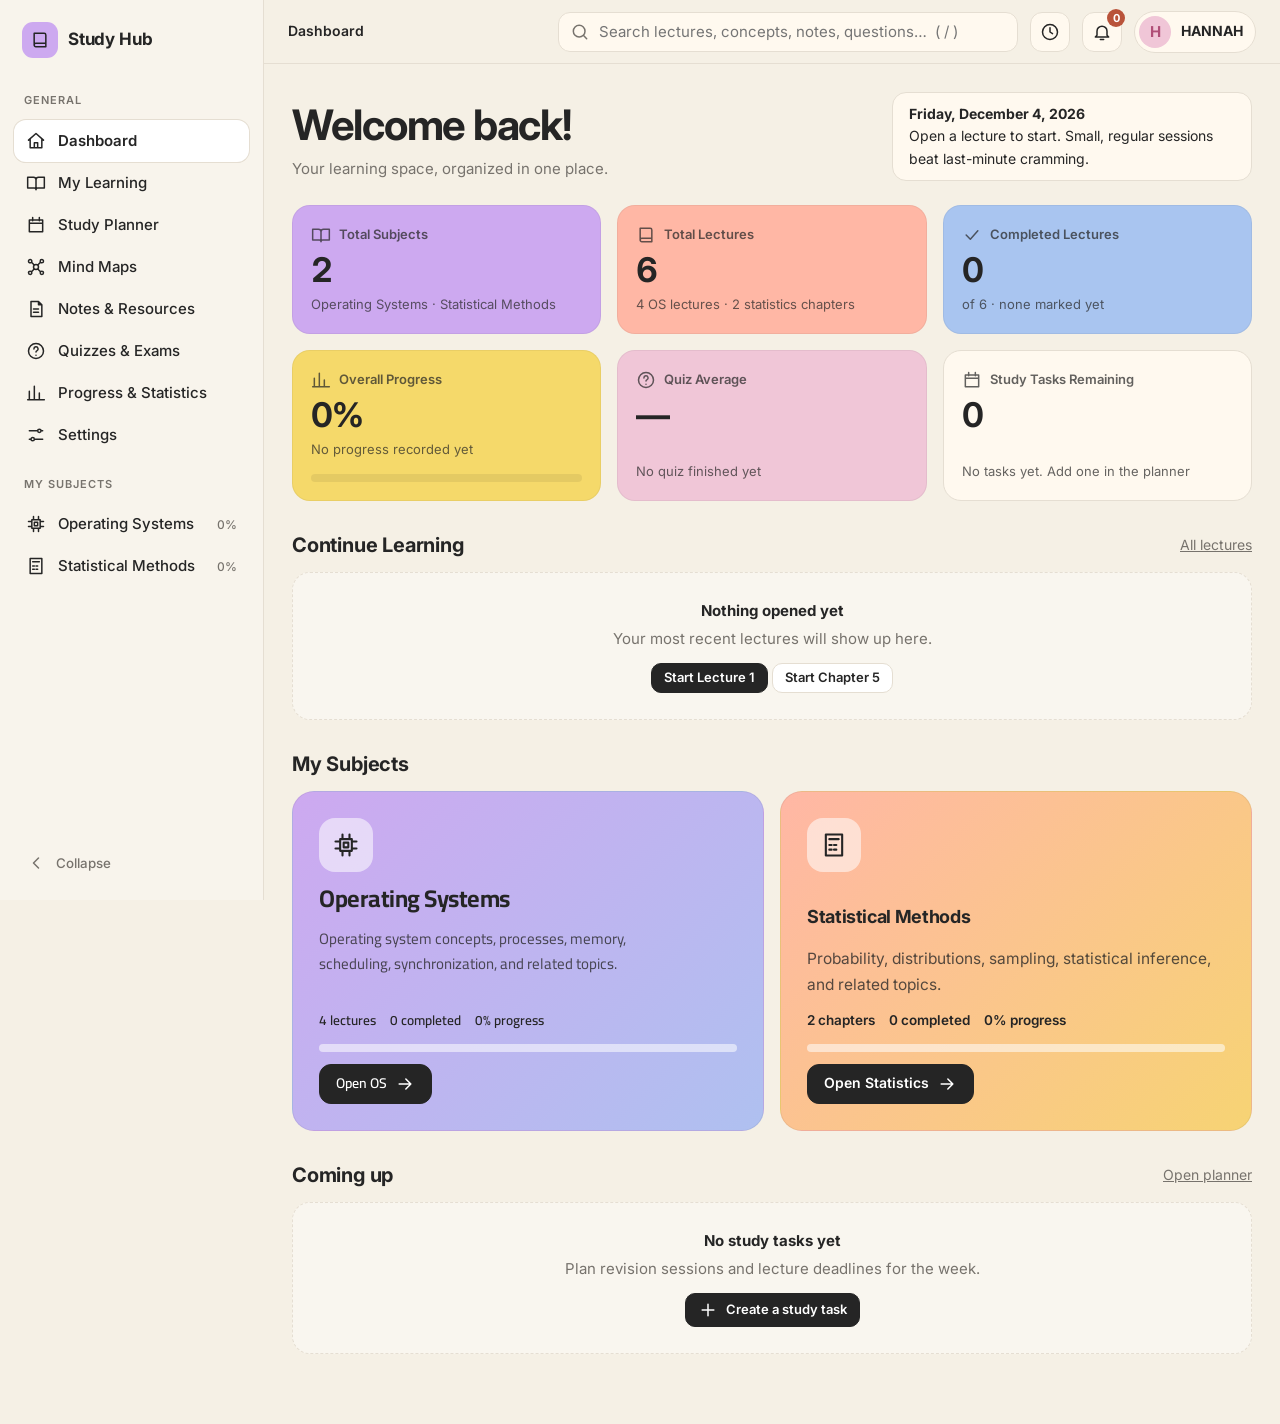
<file: index.html>
<!DOCTYPE html>
<html lang="en">
<head>
<meta charset="utf-8">
<meta name="viewport" content="width=device-width,initial-scale=1">
<title>Study Hub</title>
<meta name="description" content="One place for Operating Systems and Statistical Methods: lectures, mind maps, quizzes, notes, planner and progress.">
<link rel="preconnect" href="https://fonts.googleapis.com">
<link rel="preconnect" href="https://fonts.gstatic.com" crossorigin>
<link href="https://fonts.googleapis.com/css2?family=Inter:wght@400;500;600;700&family=Cairo:wght@400;600;800&family=Kalam:wght@400;700&display=swap" rel="stylesheet">
<link rel="stylesheet" href="hub.css">
<link rel="stylesheet" href="os.css">
<link rel="stylesheet" href="stats.css">
<link rel="stylesheet" href="mindmap.css">
</head>
<body>
<div class="app" id="app">
  <aside class="side" id="side" aria-label="Main navigation"></aside>
  <div class="scrim" id="scrim"></div>
  <div class="main">
    <header class="top">
      <button class="iconbtn burger" id="burger" aria-label="Open menu"><svg class="i" viewBox="0 0 24 24" aria-hidden="true"><path d="M4 6h16M4 12h16M4 18h16"/></svg></button>
      <nav class="crumbs" id="crumbs" aria-label="Breadcrumb"></nav>
      <div class="gsearch">
        <svg class="i" viewBox="0 0 24 24" aria-hidden="true"><path d="M11 11m-7 0a7 7 0 1 0 14 0a7 7 0 1 0-14 0M20 20l-4-4"/></svg>
        <input id="gq" type="search" placeholder="Search lectures, concepts, notes, questions…  ( / )" aria-label="Search everything" autocomplete="off">
        <div class="pop" id="popSearch" hidden></div>
      </div>
      <div style="position:relative">
        <button class="iconbtn" id="btnRecent" aria-label="Recently studied" title="Recently studied"><svg class="i" viewBox="0 0 24 24" aria-hidden="true"><path d="M12 12m-9 0a9 9 0 1 0 18 0a9 9 0 1 0-18 0M12 7v5l3 2"/></svg></button>
        <div class="pop" id="popRecent" hidden></div>
      </div>
      <div style="position:relative">
        <button class="iconbtn" id="btnBell" aria-label="Reminders" title="Reminders"><svg class="i" viewBox="0 0 24 24" aria-hidden="true"><path d="M6 16V11a6 6 0 0 1 12 0v5l2 2H4zM10 21h4"/></svg><span class="badge-dot" id="bellN" hidden></span></button>
        <div class="pop" id="popBell" hidden></div>
      </div>
      <a class="profile" href="#/settings" aria-label="Profile and settings"><span class="av" id="profAv">H</span><b id="profName">HANNAH</b></a>
    </header>

    <main class="view" id="view">
      <div id="v-hub"></div>

      <div id="v-os" hidden>
        <div id="os-head"></div>
        <div class="os" id="os-main"></div>
        <div id="os-foot"></div>
      </div>

      <div id="v-sx" hidden>
        <div id="sx-head"></div>
        <div class="sx" id="sx-body">
<div id="ch6">

<nav>
  <a href="#/stats/chapter/6/s1">1 Big idea</a><a href="#/stats/chapter/6/s2">2 X̄ &amp; CLT</a><a href="#/stats/chapter/6/s3">3 χ²</a><a href="#/stats/chapter/6/s4">4 t</a><a href="#/stats/chapter/6/s5">5 F</a>
  <a href="#/stats/chapter/6/s6">6 Family tree</a><a href="#/stats/chapter/6/s7">7 Toolkit</a><a href="#/stats/chapter/6/s8">8 MCQ Quiz</a><a href="#/stats/chapter/6/s9">9 Practice</a><a href="#/stats/chapter/6/s10">10 Exercises</a><a href="#/stats/chapter/6/s11">11 Cheat sheet</a>
</nav>

<!-- 1 -->
<section id="s1">
  <h2><span class="n">1</span>The big idea</h2>
  <div class="card">
    <p><b>Think of tasting soup.</b> You can't drink the whole pot, so you take one spoonful (the <b>sample</b>) to judge the whole pot (the <b>population</b>). Every spoonful tastes a little different. So any number you compute from a sample, like the mean X̄, <b>changes from sample to sample</b>.</p>
    <p>That means a statistic is itself a <b>random variable</b>, and its distribution is called a <b>sampling distribution</b>.</p>
    <div class="note ar">💡 بالعربي: الـ statistic (زي X̄) بيتغير من عينة لعينة، فليه distribution. الفصل ده بيقولك شكل الـ distribution ده إيه.</div>
  </div>
  <div class="card">
    <table>
      <tr><th>Term</th><th>Plain meaning</th></tr>
      <tr><td>Population</td><td>Everything you want to learn about</td></tr>
      <tr><td>Parameter</td><td>A fixed, unknown number of the population (μ, σ²)</td></tr>
      <tr><td>Random sample</td><td>X₁,…,Xₙ independent, from the same distribution</td></tr>
      <tr><td>Statistic</td><td>A number computed from the sample, with no unknown parameter (X̄, S²)</td></tr>
    </table>
  </div>
  <div class="box">The chapter has only <b>4 results</b>:<br>
  X̄ → <b>Normal</b> &nbsp;|&nbsp; (n−1)S²/σ² → <b>χ²</b> &nbsp;|&nbsp; (X̄−μ)/(S/√n) → <b>t</b> &nbsp;|&nbsp; ratio of variances → <b>F</b></div>
</section>

<!-- 2 -->
<section id="s2">
  <h2><span class="n">2</span>The sample mean X̄ and the CLT</h2>
  <div class="card">
    <p><b>Intuition:</b> one person's weight is noisy, but the average of 100 people is very stable. More data → less spread.</p>
    <div class="box">E(X̄) = μ &nbsp;&nbsp; Var(X̄) = σ²/n &nbsp;&nbsp; sd(X̄) = σ/√n<br>
    Z = (X̄ − μ)/(σ/√n) ~ N(0,1)</div>
    <ul>
      <li><b>Normal population:</b> X̄ is exactly normal for any n (Theorem 6.1).</li>
      <li><b>Any population, n ≥ 30:</b> X̄ is approximately normal (Central Limit Theorem).</li>
      <li><b>σ unknown and n large:</b> use S instead of σ.</li>
      <li><b>Two samples:</b> Var(X̄₁ − X̄₂) = σ₁²/n₁ + σ₂²/n₂. Variances always <b>add</b>.</li>
    </ul>
    <div class="note ar">💡 بالعربي: الـ σ/√n جاية من Chapter 5: Var(ΣXᵢ/n) = nσ²/n² = σ²/n.</div>
  </div>

  <h3>Try it: watch the CLT happen</h3>
  <div class="card">
    <div class="ctl">
      <label>Population <select id="popSel"><option value="normal">Normal</option><option value="unif">Uniform</option><option value="exp">Exponential (skewed)</option><option value="bimodal">Bimodal</option></select></label>
      <label>Sample size n = <b id="nVal">5</b> <input type="range" id="nSl" min="1" max="100" value="5"></label>
    </div>
    <div class="ctl"><button id="b1">Take 1 sample</button><button id="b1000">Take 1000 samples</button><button class="ghost" id="bReset">Reset</button></div>
    <div class="grid2">
      <div><div class="crumb">Population</div><canvas id="cvPop"></canvas></div>
      <div><div class="crumb">Histogram of sample means (orange = N(μ, σ²/n))</div><canvas id="cvMeans"></canvas></div>
    </div>
    <div class="out" id="cltOut"></div>
    <div class="note">Try: Exponential, n = 1, then n = 5, 30, 100. The bars become a narrow bell curve even though the population is skewed.</div>
  </div>

  <div class="card">
    <b>Example 6.1.</b> μ = 900, σ = 50, n = 64. Find P(895 &lt; X̄ &lt; 910).
    <div class="out" style="font-size:16px">sd(X̄) = 50/√64 = 6.25<br>
    z₁ = (895−900)/6.25 = −0.8,  z₂ = (910−900)/6.25 = 1.6<br>
    P = Φ(1.6) − Φ(−0.8) = 0.9452 − 0.2119 = <b>0.733</b></div>
    <p style="margin-top:12px"><b>Example 6.2.</b> A: μ=1400, σ=200. B: μ=1200, σ=100. n = 125 each. Find P(X̄<sub>A</sub> − X̄<sub>B</sub> ≥ 160).</p>
    <div class="out" style="font-size:16px">mean = 200, sd = √(200²/125 + 100²/125) = √400 = 20<br>
    z = (160−200)/20 = −2 → P(Z ≥ −2) = <b>0.977</b></div>
  </div>
</section>

<!-- 3 -->
<section id="s3">
  <h2><span class="n">3</span>Chi-squared χ²(ν)</h2>
  <div class="card">
    <p><b>Intuition:</b> take ν standard normals, square each (so signs don't cancel), and add them. You get a "total squared error". It is always positive and skewed right.</p>
    <div class="box">U = Z₁² + … + Z<sub>ν</sub>² ~ χ²(ν) &nbsp;&nbsp; Mean = ν, Variance = 2ν<br>
    Independent χ²'s add: χ²(a) + χ²(b) = χ²(a+b)</div>
    <p><b>The key result (Theorem 6.4):</b> for a normal sample,</p>
    <div class="box">(n−1)S²/σ² ~ χ²(n−1) &nbsp; and X̄, S² are independent</div>
    <p><b>Why n−1, not n?</b> We used X̄ instead of the true μ, which costs one degree of freedom. Also: E(S²) = σ² and Var(S²) = 2σ⁴/(n−1).</p>
    <p>Notation: χ²<sub>α,ν</sub> is the point with area <b>α to the right</b>. Example: χ²<sub>0.05,12</sub> = 21.03.</p>
    <div class="note ar">💡 بالعربي: χ² = مجموع مربعات ν من الـ Z. ولما نستخدم S² بنخسر درجة حرية فبتبقى n−1.</div>
  </div>
  <div class="card">
    <div class="ctl"><label>d.f. ν = <b id="chiNuV">3</b> <input type="range" id="chiNu" min="1" max="30" value="3"></label><button id="chiRe" class="ghost">Re-draw</button></div>
    <canvas id="cvChi"></canvas>
    <div class="out" id="chiOut"></div>
  </div>
</section>

<!-- 4 -->
<section id="s4">
  <h2><span class="n">4</span>Student's t(r)</h2>
  <div class="card">
    <p><b>Intuition:</b> in real life σ is unknown, so we replace it with S. But S also varies from sample to sample, especially for small n. That extra uncertainty gives the same bell shape with <b>heavier tails</b>.</p>
    <div class="box">T = Z / √(U/r) ~ t(r), &nbsp; Z ~ N(0,1), U ~ χ²(r), independent<br>
    For a normal sample: (X̄ − μ)/(S/√n) ~ t(n−1)</div>
    <ul>
      <li>Symmetric about 0, so t<sub>1−α</sub> = −t<sub>α</sub>.</li>
      <li>As the d.f. grows, t becomes N(0,1) (close enough for d.f. &gt; 30).</li>
      <li>Example: t<sub>0.025,5</sub> = 2.571.</li>
    </ul>
    <div class="note ar">💡 بالعربي: لما σ مش معروفة والعينة صغيرة استخدم t بدل Z. الـ d.f. = n−1.</div>
  </div>
  <div class="card">
    <div class="ctl"><label>d.f. ν = n−1 = <b id="tNuV">4</b> <input type="range" id="tNu" min="1" max="30" value="4"></label><button id="tRe" class="ghost">Re-draw</button></div>
    <canvas id="cvT"></canvas>
    <div class="out" id="tOut"></div>
  </div>
</section>

<!-- 5 -->
<section id="s5">
  <h2><span class="n">5</span>F(r₁, r₂)</h2>
  <div class="card">
    <p><b>Intuition:</b> F compares two variances. If they are equal, the ratio is near 1.</p>
    <div class="box">F = (U₁/r₁)/(U₂/r₂) ~ F(r₁, r₂), &nbsp; U₁ ~ χ²(r₁), U₂ ~ χ²(r₂), independent<br>
    Two normal samples: (S₁²/σ₁²)/(S₂²/σ₂²) ~ F(n₁−1, n₂−1)</div>
    <p>Handy facts: 1/F ~ F(r₂, r₁). If T ~ t(ν), then T² ~ F(1, ν).</p>
  </div>
  <div class="card">
    <div class="ctl"><label>r₁ = <b id="f1V">5</b> <input type="range" id="f1" min="1" max="30" value="5"></label><label>r₂ = <b id="f2V">10</b> <input type="range" id="f2" min="1" max="30" value="10"></label><button id="fRe" class="ghost">Re-draw</button></div>
    <canvas id="cvF"></canvas>
    <div class="out" id="fOut"></div>
  </div>
</section>

<!-- 6 -->
<section id="s6">
  <h2><span class="n">6</span>The Family Tree (memorize this)</h2>
  <div class="card">
    <div class="tree">
      <div class="row"><span class="nd">Z ~ N(0,1)</span><span class="arr">square &amp; add ν of them →</span><span class="nd">χ²(ν)</span></div>
      <div class="row"><span class="nd">Z</span><span class="arr">and</span><span class="nd">U ~ χ²(r)</span><span class="arr">→ Z / √(U/r) →</span><span class="nd t">t(r)</span></div>
      <div class="row"><span class="nd">χ²(r₁)</span><span class="arr">and</span><span class="nd">χ²(r₂)</span><span class="arr">→ (U₁/r₁)/(U₂/r₂) →</span><span class="nd f">F(r₁,r₂)</span></div>
      <div class="row"><span class="nd t">t(ν)</span><span class="arr">squared →</span><span class="nd f">F(1,ν)</span></div>
    </div>
    <p style="margin-bottom:0">Every "state the distribution" question is just matching the expression to one of these patterns. Tip: if Xᵢ ~ N(0,σ²), then σ cancels in ratios, e.g. (X₁²+X₂²)/(X₃²+X₄²) ~ F(2,2).</p>
  </div>
</section>

<!-- 7 -->
<section id="s7">
  <h2><span class="n">7</span>Problem-solving toolkit</h2>
  <div class="card">
    <b>5-step recipe for any problem:</b>
    <ol>
      <li>What is random? (X, X̄, S², a sum, a ratio)</li>
      <li>Write its mean and sd (for X̄: μ and σ/√n).</li>
      <li>Standardize: z = (value − mean)/sd.</li>
      <li>Name the distribution and its d.f.</li>
      <li>Sketch the curve and shade the area, then use the table.</li>
    </ol>
  </div>

  <h3>🔎 Distribution Detective</h3>
  <div class="card"><div id="dtBox"></div></div>

  <h3>🧮 Calculator 1: X̄ probabilities</h3>
  <div class="card">
    <div class="ctl"><label>Case <select id="c1mode"><option value="one">One population</option><option value="two">Two populations: X̄₁ − X̄₂</option></select></label></div>
    <div class="ctl" id="c1one"><label>μ <input type="number" id="c1mu" value="900"></label><label>σ <input type="number" id="c1sg" value="50"></label><label>n <input type="number" id="c1n" value="64"></label></div>
    <div class="ctl" id="c1two" style="display:none"><label>μ₁ <input type="number" id="c1mu1" value="1400"></label><label>σ₁ <input type="number" id="c1sg1" value="200"></label><label>n₁ <input type="number" id="c1n1" value="125"></label><label>μ₂ <input type="number" id="c1mu2" value="1200"></label><label>σ₂ <input type="number" id="c1sg2" value="100"></label><label>n₂ <input type="number" id="c1n2" value="125"></label></div>
    <div class="ctl"><label>Event <select id="c1ev"><option value="between">a &lt; X̄ &lt; b</option><option value="above">X̄ &gt; a</option><option value="below">X̄ &lt; a</option></select></label><label>a <input type="number" id="c1a" value="895" step="any"></label><label id="c1bl">b <input type="number" id="c1b" value="910" step="any"></label><button id="c1go">Solve</button></div>
    <div class="out" id="c1out">Press Solve.</div>
  </div>

  <h3>📖 Calculator 2: the tables</h3>
  <div class="card">
    <div class="ctl"><label>Distribution <select id="c2d"><option value="t">t(ν)</option><option value="chi">χ²(ν)</option><option value="f">F(r₁,r₂)</option><option value="z">Z ~ N(0,1)</option></select></label>
    <label id="c2p1l">ν <input type="number" id="c2p1" value="12" min="1"></label><label id="c2p2l" style="display:none">r₂ <input type="number" id="c2p2" value="10" min="1"></label></div>
    <div class="ctl"><label>Mode <select id="c2m"><option value="crit">Given α → find the upper point</option><option value="prob">Given x → find probabilities</option></select></label><label>value <input type="number" id="c2v" value="0.05" step="any"></label><button id="c2go">Compute</button></div>
    <div class="out" id="c2out">Press Compute.</div>
  </div>
</section>

<!-- 8 MCQ -->
<section id="s8">
  <h2><span class="n">8</span>MCQ Quiz (24 questions)</h2>
  <div class="card">
    <div class="xp"><span>Question <b id="mqN">1</b> / <b id="mqT">24</b></span><span>Score: <b id="mqS">0</b></span></div>
    <div id="mqBox" style="margin-top:12px"></div>
    <div class="out" id="mqFb" style="display:none"></div>
    <div class="ctl"><button id="mqNext" style="display:none">Next question</button><button class="ghost" id="mqRestart">Restart (shuffle)</button></div>
  </div>
</section>

<!-- 9 -->
<section id="s9">
  <h2><span class="n">9</span>Practice generator (unlimited)</h2>
  <div class="card">
    <div class="xp"><span>XP: <b id="xp">0</b></span><span>Streak: <b id="streak">0</b></span><span>Level: <b id="lvl">1</b></span></div>
    <div class="ctl"><label>Type <select id="ptype"><option value="mix">Mixed</option><option value="A">X̄ probability</option><option value="B">X̄₁ − X̄₂ probability</option><option value="C">Table lookup (t / χ²)</option><option value="D">State the distribution (MCQ)</option></select></label><button id="pnew">New question</button></div>
    <div id="pq" style="margin-top:8px"></div>
    <div class="ctl" id="pinWrap"><input type="text" id="pin" placeholder="your answer"><button id="pchk">Check</button></div>
    <div class="out" id="pfb">Press “New question”.</div>
  </div>
</section>

<!-- 10 -->
<section id="s10">
  <h2><span class="n">10</span>Exercises from your sheet, with answers</h2>
  <p style="color:var(--mut)">Try each one first, then open the answer.</p>
  <details><summary>[1] μ=800, σ=40, n=36. (a) P(790&lt;X̄&lt;810) (b) P(X̄&gt;815)</summary>
    sd(X̄) = 40/6 = 6.667.<br>(a) z = ±1.5 → 2Φ(1.5) − 1 = <b>0.8664</b><br>(b) z = 2.25 → 1 − Φ(2.25) = <b>0.0122</b></details>
  <details><summary>[2] A (4000, 300, n=100), B (4500, 200, n=50). P(X̄<sub>B</sub> − X̄<sub>A</sub> ≥ 600) and ≥ 450</summary>
    mean = 500, var = 200²/50 + 300²/100 = 1700, sd = 41.23.<br>(a) z = 2.43 → <b>≈ 0.0077</b><br>(b) z = −1.21 → <b>≈ 0.887</b></details>
  <details><summary>[3] (a) P(−t<sub>0.005</sub> &lt; t &lt; t<sub>0.01</sub>) (b) P(t &gt; −t<sub>0.025</sub>)</summary>
    (a) 1 − 0.005 − 0.01 = <b>0.985</b>. (b) <b>0.975</b>.</details>
  <details><summary>[4] n = 24 (ν = 23). Find K.</summary>
    (a) P(t&gt;K) = 0.975 − 0.965 = 0.01 → K = <b>2.500</b><br>(b) P(t&gt;K) = 0.095 + 0.005 = 0.10 → K = <b>1.319</b><br>(c) 0.05 in each tail → K = <b>1.714</b></details>
  <details><summary>[5] X~N(0,16), Y~N(5,4), U~χ²(4), V~χ²(16)</summary>
    (a) (X/4)² + ((Y−5)/2)² → <b>χ²(2)</b><br>(b) X/√V = (X/4)/√(V/16) → <b>t(16)</b> (as read from your PDF)<br>(c) 4U/V = (U/4)/(V/16) → <b>F(4,16)</b><br>(d) X+2Y → <b>N(10, 32)</b><br>(e) 2X−Y → <b>N(−5, 68)</b></details>
  <details><summary>[6a], [7a]</summary>
    [6a] 3X₁ − 5X₂ + 8 ~ <b>N(8, 34σ²)</b>. [7a] 5X₁ − 7X₂ + 2 ~ <b>N(2, 74σ²)</b>.<br>
    <span style="color:var(--mut)">The other parts were garbled in your PDF text. Send me a photo and I'll add them.</span></details>
  <details><summary>[8] (X₁²+X₂²)/(X₃²+X₄²), Xᵢ i.i.d. N(0,σ²)</summary>σ² cancels; top and bottom are each χ²(2) over their d.f. → <b>F(2,2)</b>, answer <b>(c)</b>.</details>
  <details><summary>[9] W = X² + U + V</summary>X² ~ χ²(1), so W ~ <b>χ²(1+4+16) = χ²(21)</b>.</details>
  <details><summary>[10] Z = X̄ − 2Ȳ + 3 (n=10 from N(4,9), n=20 from N(5,16))</summary>
    X̄ ~ N(4, 0.9), Ȳ ~ N(5, 0.8). mean = 4 − 10 + 3 = −3, var = 0.9 + 4(0.8) = 4.1 → <b>Z ~ N(−3, 4.1)</b>.</details>
  <details><summary>[11] Show T ~ t(ν) ⟹ T² ~ F(1,ν)</summary>
    T = Z/√(U/ν), so T² = (Z²/1)/(U/ν). Z² ~ χ²(1), U ~ χ²(ν), independent, so T² ~ <b>F(1,ν)</b>. ∎</details>
  <details><summary>[12a] 2X − 3Y + 5 with X~N(1,16), Y~N(0,4)</summary>
    mean = 2 + 5 = 7, var = 4(16) + 9(4) = 100 → <b>N(7,100)</b>, option ii.</details>
</section>

<!-- 11 -->
<section id="s11">
  <h2><span class="n">11</span>Cheat sheet &amp; traps</h2>
  <div class="card">
    <table>
      <tr><th>Statistic</th><th>Condition</th><th>Distribution</th></tr>
      <tr><td>(X̄−μ)/(σ/√n)</td><td>normal population, or n ≥ 30</td><td>N(0,1)</td></tr>
      <tr><td>(X̄−μ)/(S/√n)</td><td>n ≥ 30</td><td>≈ N(0,1)</td></tr>
      <tr><td>(X̄−μ)/(S/√n)</td><td>normal population, n &lt; 30, σ unknown</td><td>t(n−1)</td></tr>
      <tr><td>(n−1)S²/σ²</td><td>normal population</td><td>χ²(n−1)</td></tr>
      <tr><td>(S₁²/σ₁²)/(S₂²/σ₂²)</td><td>two independent normal samples</td><td>F(n₁−1, n₂−1)</td></tr>
    </table>
  </div>
  <div class="card">
    <b>Common mistakes</b>
    <ul>
      <li>Using σ instead of σ/√n for X̄.</li>
      <li>Subtracting variances for X̄₁ − X̄₂. They add.</li>
      <li>Using χ²(n) instead of χ²(n−1) with S².</li>
      <li>Forgetting that tables give the area to the <b>right</b>.</li>
      <li>Not sketching the area first.</li>
    </ul>
    <b>Typos in your notes</b>
    <ul>
      <li>The MINITAB example says χ²<sub>0.5,12</sub>; it should be χ²<sub>0.05,12</sub> = 21.03.</li>
      <li>Example 6.1 shows P(−8.0&lt;Z&lt;1.6); it should be −0.8 (the answer 0.733 is right).</li>
      <li>Example 6.2 ends with "600"; it should be 160.</li>
      <li>"t is always greater than 1" is inaccurate. The idea is that t has more spread than Z.</li>
    </ul>
  </div>
</section>

</div>
<div id="ch5" hidden>
<div class="chhead"><div class="tag">Chapter 5</div><h1 style="margin:0;font-size:clamp(24px,4vw,34px)">Bivariate (Joint) Distributions</h1></div>
<nav>
  <a href="#/stats/chapter/5/a1">1 Big idea</a><a href="#/stats/chapter/5/a2">2 Table Lab</a><a href="#/stats/chapter/5/a3">3 Marginal &amp; conditional</a><a href="#/stats/chapter/5/a4">4 Independence</a><a href="#/stats/chapter/5/a5">5 Covariance</a><a href="#/stats/chapter/5/a6">6 Sums</a><a href="#/stats/chapter/5/a7">7 Continuous</a><a href="#/stats/chapter/5/a8">8 MCQ Quiz</a><a href="#/stats/chapter/5/a9">9 Exercises</a>
</nav>

<section id="a1">
  <h2><span class="n">1</span>The big idea</h2>
  <div class="card">
    <p>Sometimes we care about <b>two random variables at once</b> (height and weight, hours studied and grade). Their joint behavior lives in a <b>table</b>: each cell is the probability of a pair.</p>
    <div class="box">Joint p.m.f.: h(x,y) = P(X = x, Y = y)<br>
    Valid if <b>h(x,y) ≥ 0</b> for all pairs and <b>ΣΣ h(x,y) = 1</b></div>
    <p><b>Example 5.1.</b> h(x,y) = kxy for x, y ∈ {1,2,3}. The sum is k(1+2+3)² = 36k = 1, so <b>k = 1/36</b>.<br>
    P(X+Y ≥ 4) = 1 − [h(1,1) + h(1,2) + h(2,1)] = 1 − 5/36 = <b>31/36</b>.</p>
    <p><b>Continuous case:</b> a joint p.d.f. f(x,y) ≥ 0 with a total volume of 1 under the surface. Probabilities are double integrals over a region.</p>
    <div class="note ar">💡 بالعربي: الـ joint table فيه كل خانة = احتمال الاتنين مع بعض، ومجموع كل الخانات = 1.</div>
  </div>
</section>

<section id="a2">
  <h2><span class="n">2</span>Joint Table Lab</h2>
  <div class="card">
    <p style="margin-top:0">Edit any cell (or load an example). The lab computes the marginals, conditionals, independence test, covariance and correlation, and draws the covariance picture.</p>
    <div class="ctl">
      <button class="ghost" data-pre="books">Ex 5.2 books</button><button class="ghost" data-pre="prod">Ex 5.1 (h = xy/36)</button><button class="ghost" data-pre="ex5">Exercise [5]</button>
      <button class="ghost" id="jaddx">+ X value</button><button class="ghost" id="jrmx">− X value</button><button class="ghost" id="jaddy">+ Y value</button><button class="ghost" id="jrmy">− Y value</button>
    </div>
    <div id="jbox" style="overflow-x:auto"></div>
    <div class="out" id="jout"></div>
    <div class="ctl"><label>Conditional <select id="jct"><option value="xy">X given Y =</option><option value="yx">Y given X =</option></select></label><select id="jcv"></select></div>
    <div class="out" id="jcond"></div>
    <h3>The covariance picture</h3>
    <canvas id="cvJ"></canvas>
    <div class="note">Bubble size = probability. Dashed lines = μ<sub>X</sub> and μ<sub>Y</sub>. Probability in the <span class="ok">green</span> quadrants (both above or both below the means) pushes cov positive. Probability in the <span class="bad">red</span> quadrants pushes it negative.</div>
  </div>
</section>

<section id="a3">
  <h2><span class="n">3</span>Marginal &amp; conditional</h2>
  <div class="card">
    <ul>
      <li><b>Marginal = the table's margins.</b> Add over the other variable: g<sub>X</sub>(x) = Σ<sub>y</sub> h(x,y) and g<sub>Y</sub>(y) = Σ<sub>x</sub> h(x,y).</li>
      <li><b>Conditional = slice, then rescale.</b> Take one row (say Y = y) and divide by its total so it sums to 1:
        <div class="box">f(x | y) = h(x,y) / g<sub>Y</sub>(y)</div></li>
      <li><b>Continuous:</b> sums become integrals: f<sub>X</sub>(x) = ∫ f(x,y) dy, and f(x|y) = f(x,y)/f<sub>Y</sub>(y).</li>
    </ul>
    <p><b>Example 5.4/5.6.</b> From the books table: g<sub>X</sub> = (5/14, 15/28, 3/28) and g<sub>Y</sub> = (15/28, 3/7, 1/28). Given Y = 1: f(0|1) = (3/14)/(3/7) = 1/2, f(1|1) = 1/2, f(2|1) = 0.</p>
    <div class="note ar">💡 بالعربي: marginal = اجمع الصف أو العمود. conditional = خد صف واحد وقسمه على مجموعه.</div>
  </div>
</section>

<section id="a4">
  <h2><span class="n">4</span>Independence</h2>
  <div class="card">
    <div class="box">Discrete: X, Y independent ⟺ h(x,y) = g<sub>X</sub>(x)·g<sub>Y</sub>(y) for <b>every</b> cell<br>
    Continuous: f(x,y) = f<sub>X</sub>(x)·f<sub>Y</sub>(y) for all x, y</div>
    <ul>
      <li>One failing cell is enough to prove <b>dependent</b>. Example 5.8: h(0,0) = 3/28, but g<sub>X</sub>(0)·g<sub>Y</sub>(0) = (5/14)(15/28) = 75/392 ≠ 42/392.</li>
      <li>In the continuous case, if the support is <b>not a rectangle</b> (like the triangle x+y &lt; 1), the variables are dependent.</li>
      <li>Try it: load "Ex 5.1" in the Lab. It says <b>independent</b>, since xy/36 factors as (x/6)(y/6).</li>
    </ul>
  </div>
</section>

<section id="a5">
  <h2><span class="n">5</span>Expectation, covariance, correlation</h2>
  <div class="card">
    <div class="box">E[g(X,Y)] = ΣΣ g(x,y) h(x,y) &nbsp;&nbsp; E[XY] = ΣΣ xy·h(x,y)<br>
    cov(X,Y) = E[XY] − μ<sub>X</sub>μ<sub>Y</sub> &nbsp;&nbsp; ρ = cov(X,Y)/(σ<sub>X</sub>σ<sub>Y</sub>), &nbsp; −1 ≤ ρ ≤ 1</div>
    <ul>
      <li>cov &gt; 0: X and Y tend to be high together or low together. cov &lt; 0: one high, the other low.</li>
      <li>ρ is cov rescaled to be unitless, so it is the better measure of <b>linear</b> relationship.</li>
      <li><b>Independent ⟹ E[XY] = E[X]E[Y] ⟹ cov = 0.</b> The reverse is false: zero covariance does <b>not</b> prove independence.</li>
      <li>Properties: cov(X,c) = 0, cov(X,X) = Var(X), cov(X, aY+b) = a·cov(X,Y).</li>
    </ul>
    <p><b>Example 5.10 (books).</b> E[X] = 3/4, E[Y] = 1/2, E[XY] = 3/14, so cov = 3/14 − 3/8 = <b>−9/56</b>. Var(X) = 45/112, Var(Y) = 9/28, so ρ = <b>−0.447</b>. Load "Ex 5.2 books" in the Lab to see it.</p>
    <div class="note ar">💡 بالعربي: independent تدي cov = 0، بس cov = 0 مش معناها independent.</div>
  </div>
</section>

<section id="a6">
  <h2><span class="n">6</span>Sums &amp; linear combinations</h2>
  <div class="card">
    <div class="box">E(aX + bY) = aE(X) + bE(Y)<br>
    Var(aX + bY) = a²Var(X) + b²Var(Y) + <b>2ab·cov(X,Y)</b><br>
    Uncorrelated or independent: the cov term vanishes and variances add.</div>
    <ul>
      <li>Var(X+Y) = VarX + VarY + 2cov, Var(X−Y) = VarX + VarY − 2cov, cov(X−Y, X+Y) = VarX − VarY.</li>
      <li>Constants added (the +5 in 3X − 2Y + 5) never change a variance or a covariance.</li>
      <li>General: cov(a₁X + a₂Y, b₁X + b₂Y) = a₁b₁VarX + (a₁b₂ + a₂b₁)cov + a₂b₂VarY.</li>
    </ul>
  </div>
  <h3>🧮 Calculator: variances &amp; covariance of combinations</h3>
  <div class="card">
    <div class="ctl"><label>Var(X) <input type="number" id="qvx" value="5"></label><label>Var(Y) <input type="number" id="qvy" value="4"></label><label>cov(X,Y) <input type="number" id="qcov" value="3"></label></div>
    <div class="ctl"><label>U = <input type="number" id="qa1" value="3" style="width:70px">X + <input type="number" id="qa2" value="-2" style="width:70px">Y</label><label>V = <input type="number" id="qb1" value="1" style="width:70px">X + <input type="number" id="qb2" value="1" style="width:70px">Y</label><button id="qgo">Compute</button></div>
    <div class="out" id="qout">Press Compute.</div>
  </div>
  <div class="card">
    <b>Example 5.13</b> (Var X=1, Var Y=5, Var Z=2, cov(X,Y)=−2, cov(X,Z)=−1, cov(Y,Z)=0).<br>
    Var(3X − Y + 2Z) = 9(1) + 5 + 4(2) + 2(−3·(−2) + 6·(−1) + 0) = <b>22</b>.<br>
    cov(X−2Y+3Z, −2X+3Y+4Z) expands to −2 − 6 − 4 − 8 − 30 + 6 + 24 = <b>−20</b>. <span style="color:var(--mut)">(Your notes print −14, but the same expansion gives −20; ask your instructor to confirm.)</span>
  </div>
</section>

<section id="a7">
  <h2><span class="n">7</span>The continuous case: draw the region first</h2>
  <div class="card">
    <div class="box">Valid joint p.d.f.: f ≥ 0 and ∬ f dx dy = 1</div>
    <ol>
      <li><b>Sketch</b> the region (for x &gt; 0, y &gt; 0, x+y &lt; 1 it is a triangle).</li>
      <li>Write the limits from the picture: x from 0 to 1−y, y from 0 to 1.</li>
      <li>Integrate. Most mistakes come from wrong limits.</li>
    </ol>
    <p><b>Example 5.3.</b> f = kxy on the triangle. ∫₀¹∫₀^{1−y} kxy dx dy = k∫₀¹ y(1−y)²/2 dy = k/24, so <b>k = 24</b>.</p>
    <p><b>Marginals (5.5):</b> f<sub>X</sub>(x) = ∫₀^{1−x} 24xy dy = <b>12x(1−x)²</b>, and likewise f<sub>Y</sub>(y) = 12y(1−y)².</p>
    <p><b>Conditional (5.7):</b> f(x|y) = 24xy/(12y(1−y)²) = <b>2x/(1−y)²</b>, 0 &lt; x &lt; 1−y. For y = ¼: f(x|¼) = 32x/9 on (0, ¾), so P(X &gt; ½ | Y = ¼) = ∫<sub>½</sub><sup>¾</sup> 32x/9 dx = <b>5/9</b>.</p>
    <p><b>Dependent</b> because the support is a triangle, so f ≠ f<sub>X</sub>·f<sub>Y</sub>. Also E[XY] = 2/15.</p>
  </div>
</section>

<section id="a8">
  <h2><span class="n">8</span>MCQ Quiz (24 questions)</h2>
  <div class="card">
    <div class="xp"><span>Question <b id="m5N">1</b> / <b id="m5T">24</b></span><span>Score: <b id="m5S">0</b></span></div>
    <div id="m5Box" style="margin-top:12px"></div>
    <div class="out" id="m5Fb" style="display:none"></div>
    <div class="ctl"><button id="m5Next" style="display:none">Next question</button><button class="ghost" id="m5Restart">Restart (shuffle)</button></div>
  </div>
</section>

<section id="a9">
  <h2><span class="n">9</span>Exercises from your sheet, with answers</h2>
  <p style="color:var(--mut)">Try each one first. Answers were checked numerically.</p>
  <details><summary>[1] 4 red, 3 white, 2 blue chips; draw 3 without replacement. Joint p.m.f. of X (white), Y (blue)</summary>
    h(x,y) = C(3,x)·C(2,y)·C(4, 3−x−y) / C(9,3), for x = 0..3, y = 0..2, x + y ≤ 3 (and 3−x−y ≤ 4).</details>
  <details><summary>[2] h = c(x²+y²), x ∈ {−1,0,1,3}, y ∈ {−1,2,3}</summary>
    Σ(x²+y²) = 3(11) + 4(14) = 89 → <b>c = 1/89</b>.<br>
    g<sub>X</sub>: x=−1: 17/89, 0: 14/89, 1: 17/89, 3: 41/89. g<sub>Y</sub>: y=−1: 15/89, 2: 27/89, 3: 47/89.<br>
    E[X] = 123/89, E[Y] = 180/89, E[XY] = 210/89 → <b>cov = −3450/7921 ≈ −0.436</b>, <b>ρ ≈ −0.188</b>.</details>
  <details><summary>[3] f = kx(x−y), 0&lt;x&lt;1, |y|&lt;x</summary>
    ∫₀¹ x·∫<sub>−x</sub><sup>x</sup>(x−y) dy dx = ∫₀¹ x·2x² dx = 1/2 → <b>k = 2</b>.</details>
  <details><summary>[3 second version] f = k(x−y), 0&lt;x&lt;1, |y|&lt;x. Find k and cov(3X+7, 2Y+3)</summary>
    ∫₀¹∫<sub>−x</sub><sup>x</sup>(x−y) dy dx = 2/3 → <b>k = 3/2</b>.<br>
    E[X] = 3/4, E[Y] = −1/4, E[XY] = −1/5 → cov(X,Y) = −1/80.<br>
    cov(3X+7, 2Y+3) = 6·cov(X,Y) = <b>−3/40</b>.</details>
  <details><summary>[4] f = k on 0&lt;y&lt;x&lt;2. Find k and cov(3X−7, 2Y+3)</summary>
    Triangle area = 2 → <b>k = 1/2</b>. E[X] = 4/3, E[Y] = 2/3, E[XY] = 1 → cov(X,Y) = 1/9.<br>
    cov(3X−7, 2Y+3) = 6/9 = <b>2/3</b>.</details>
  <details><summary>[5] Table: Y ∈ {−2,−1,2,4}, X ∈ {1,2,3}. Find P(Y&gt;X), cov, Var(2X−5Y+7)</summary>
    <span style="color:var(--mut)">The table's numbers were scrambled in the text copy; I read the columns as Y=−2: (.1,0,.1), Y=−1: (.2,.1,0), Y=2: (0,.1,.1), Y=4: (.1,.2,0). They sum to 1. Load "Exercise [5]" in the Lab to check this against your page.</span><br>
    P(Y&gt;X) = <b>0.3</b>. E[X]=1.8, E[Y]=0.9, E[XY]=1.8 → <b>cov = 0.18</b>.<br>
    Var X = 0.56, Var Y = 5.89 → Var(2X−5Y+7) = 4(0.56) + 25(5.89) − 20(0.18) = <b>145.89</b>.</details>
  <details><summary>[6] f = kxy, 0&lt;x&lt;y&lt;1</summary>
    I. ∫₀¹∫₀^y xy dx dy = 1/8 → <b>k = 8</b>.<br>
    II. Support is a triangle, not a rectangle (also f<sub>X</sub> = 4x(1−x²), f<sub>Y</sub> = 4y³, and their product ≠ 8xy) → <b>dependent</b>.<br>
    III. E[X] = 8/15, E[Y] = 4/5, E[XY] = 4/9 → <b>cov = 4/225</b>.</details>
  <details><summary>[7] Var X₁=5, X₂=4, X₃=7, cov(X₁,X₂)=3, cov(X₁,X₃)=−2, X₂,X₃ independent. ρ of Y=X₁−2X₂+3X₃, Z=−2X₁+3X₂+4X₃</summary>
    Var Y = 60, Var Z = 164, cov(Y,Z) = 75 → <b>ρ = 75/√9840 ≈ 0.756</b>.</details>
  <details><summary>[8] f = k on x&gt;0, y&gt;0, x+y&lt;4</summary>
    Area = 8 → <b>k = 1/8</b>. E[X] = E[Y] = 4/3, E[XY] = 4/3 → <b>cov = 4/3 − 16/9 = −4/9</b>.</details>
  <details><summary>[9] In terms of Var X, Var Y, cov</summary>
    Var(X+Y) = VarX + VarY + 2cov. Var(X−Y) = VarX + VarY − 2cov. cov(X−Y, X+Y) = <b>VarX − VarY</b>.</details>
  <details><summary>[10] MCQs</summary>
    (i) k = 1/72, P(X+Y ≤ 3) = 44/72 = 11/18 → <b>c</b>.<br>
    (ii) k = 1/48, P(X+Y &gt; 2) = 35/48 → <b>d (none of the above)</b>.<br>
    (iii) 9(5) + 4(4) − 12(3) = 25 → <b>b</b>.<br>
    (iv) triangle area 2 → k = 1/2 → <b>b</b>.</details>
  <div class="card">
    <b>Typos in your Chapter 5 notes</b>
    <ul>
      <li>Example 5.8 says g<sub>X</sub>(0) = 5/12; it should be <b>5/14</b>.</li>
      <li>Example 5.2 mentions "physics texts"; it means arts texts.</li>
      <li>Example 5.10 says "examples 5.2, 5.4 and 5.10"; it should refer to 5.9.</li>
      <li>Example 5.13: cov(U,V) is <b>−20</b>, not −14 (see section 6).</li>
      <li>Theorem 5.3 appears twice (the second should be Theorem 5.4 or 5.5).</li>
    </ul>
  </div>
</section>
</div>
        </div>
        <div id="sx-foot"></div>
      </div>

      <div id="v-mm" hidden>
        <div class="page-h"><div><h1>Mind Maps</h1><p>Six blackboard maps built from your lectures and chapters. Drag to pan, scroll or pinch to zoom, click any note for its explanation, and use ⊕ / ⊖ to open or close a branch.</p></div></div>
        <div id="mm-host"></div>
        <p class="mmnote">Notes are never invented: every node comes from the lecture slides or the chapter text.</p>
      </div>
    </main>
  </div>
</div>

<script src="mindmap-data.js"></script>
<script src="os-app.js"></script>
<script src="stats-app.js"></script>
<script src="mindmap.js"></script>
<script src="hub.js"></script>
</body>
</html>
</file>
<file: hub.css>
/* ===== Unified Study Hub: shell, dashboard and shared components ===== */
:root{
  --bg:#F5F0E5;--bg2:#FFF9EF;--side:#F8F4EC;--ink:#252525;--mut:#77736D;--line:#E5DED2;
  --lav:#CDA9F0;--peach:#FFB7A5;--blue:#A9C5F0;--yellow:#F5D96A;--pink:#F0C6D7;
  --lav-d:#7d56b3;--peach-d:#b9533a;--blue-d:#3a68ad;--yellow-d:#7d6200;--pink-d:#b04f77;
  --ok:#2f8a4f;--bad:#c0392b;
  --os:var(--lav);--os-d:var(--lav-d);--sx:var(--peach);--sx-d:var(--peach-d);
  --r:18px;--topbar:64px;--sidew:264px;--sidew-c:78px;
  --font:'Inter','Segoe UI',system-ui,-apple-system,Roboto,Arial,sans-serif;
}
*{box-sizing:border-box}
html{scroll-behavior:smooth;color-scheme:light}
body{margin:0;background:var(--bg);color:var(--ink);font:15px/1.6 var(--font);-webkit-font-smoothing:antialiased}
h1,h2,h3,h4{line-height:1.25;margin:0}
button{font-family:inherit}
a{color:inherit}
:focus-visible{outline:3px solid var(--blue-d);outline-offset:2px;border-radius:8px}
.sr{position:absolute;width:1px;height:1px;overflow:hidden;clip:rect(0 0 0 0)}
svg.i{width:20px;height:20px;fill:none;stroke:currentColor;stroke-width:1.8;stroke-linecap:round;stroke-linejoin:round;flex:0 0 auto}

/* ---------- shell ---------- */
.app{display:grid;grid-template-columns:var(--sidew) minmax(0,1fr);min-height:100vh;transition:grid-template-columns .2s}
.app.collapsed{grid-template-columns:var(--sidew-c) minmax(0,1fr)}
.side{position:sticky;top:0;height:100vh;overflow-y:auto;background:var(--side);border-right:1px solid var(--line);padding:18px 14px;display:flex;flex-direction:column;gap:6px;z-index:60}
.brand{display:flex;align-items:center;gap:10px;padding:4px 8px 14px;font-weight:700;font-size:17px;letter-spacing:-.01em}
.brand .logo{width:36px;height:36px;border-radius:11px;background:var(--lav);display:grid;place-items:center;color:var(--ink);flex:0 0 auto}
.side h6{margin:14px 10px 4px;font-size:11px;letter-spacing:.09em;text-transform:uppercase;color:var(--mut);font-weight:600}
.nav a{display:flex;align-items:center;gap:12px;padding:9px 12px;border-radius:12px;text-decoration:none;color:var(--ink);font-weight:500;position:relative}
.nav a:hover{background:rgba(0,0,0,.04)}
.nav a.on{background:#fff;box-shadow:0 1px 0 var(--line),0 0 0 1px var(--line);font-weight:600}
.nav a .pct{margin-left:auto;font-size:12px;color:var(--mut);font-variant-numeric:tabular-nums}
.nav a .dot{width:10px;height:10px;border-radius:50%;flex:0 0 auto}
.side .grow{flex:1}
.collapse-btn{display:flex;align-items:center;gap:10px;border:0;background:transparent;color:var(--mut);padding:9px 12px;border-radius:12px;cursor:pointer;font-weight:500}
.collapse-btn:hover{background:rgba(0,0,0,.04)}
.app.collapsed .brand .bt,.app.collapsed .nav a .lbl,.app.collapsed .nav a .pct,.app.collapsed .side h6,.app.collapsed .collapse-btn .lbl{display:none}
.app.collapsed .nav a,.app.collapsed .collapse-btn{justify-content:center}
.app.collapsed .collapse-btn svg{transform:rotate(180deg)}
.scrim{display:none}
.main{min-width:0;display:flex;flex-direction:column}
.top{position:sticky;top:0;z-index:50;height:var(--topbar);display:flex;align-items:center;gap:12px;padding:0 24px;background:rgba(245,240,229,.9);backdrop-filter:blur(10px);border-bottom:1px solid var(--line)}
.iconbtn{width:40px;height:40px;border-radius:12px;border:1px solid var(--line);background:var(--bg2);display:grid;place-items:center;cursor:pointer;color:var(--ink);position:relative;flex:0 0 auto}
.iconbtn:hover{background:#fff}
.burger{display:none}
.crumbs{display:flex;align-items:center;gap:6px;color:var(--mut);font-size:14px;min-width:0;white-space:nowrap;overflow:hidden}
.crumbs a{text-decoration:none}.crumbs a:hover{color:var(--ink)}
.crumbs b{color:var(--ink);font-weight:600;overflow:hidden;text-overflow:ellipsis}
.crumbs .sep{opacity:.5}
.gsearch{position:relative;flex:1 1 280px;max-width:460px;margin-left:auto}
.gsearch input{width:100%;height:40px;border-radius:12px;border:1px solid var(--line);background:var(--bg2);padding:0 14px 0 40px;font:inherit;color:var(--ink)}
.gsearch input:focus{outline:2px solid var(--lav-d);background:#fff}
.gsearch svg{position:absolute;left:12px;top:10px;color:var(--mut)}
.pop{position:absolute;right:0;top:48px;width:min(440px,92vw);max-height:70vh;overflow:auto;background:#fff;border:1px solid var(--line);border-radius:16px;box-shadow:0 18px 40px rgba(60,45,20,.16);padding:8px;z-index:80}
.gsearch .pop{left:0;right:auto;width:100%}
.pop[hidden]{display:none}
.pop h5{margin:8px 10px 4px;font-size:11px;letter-spacing:.08em;text-transform:uppercase;color:var(--mut)}
.pop a,.pop .row{display:flex;gap:10px;align-items:flex-start;padding:9px 10px;border-radius:10px;text-decoration:none;color:var(--ink);cursor:pointer}
.pop a:hover,.pop a.sel{background:var(--bg)}
.pop .t{font-weight:600;font-size:14px}.pop .s{font-size:12.5px;color:var(--mut);display:block}
.pop .kind{font-size:11px;font-weight:600;border-radius:99px;padding:1px 8px;background:var(--bg);color:var(--mut);flex:0 0 auto;margin-top:2px}
.pop .empty{padding:14px;color:var(--mut);font-size:14px}
.badge-dot{position:absolute;top:-4px;right:-4px;min-width:18px;height:18px;border-radius:9px;background:var(--peach-d);color:#fff;font-size:11px;font-weight:700;display:grid;place-items:center;padding:0 4px}
.profile{display:flex;align-items:center;gap:10px;padding:4px 12px 4px 4px;border:1px solid var(--line);border-radius:99px;background:var(--bg2);text-decoration:none}
.profile .av{width:32px;height:32px;border-radius:50%;background:var(--pink);display:grid;place-items:center;font-weight:700;color:var(--pink-d)}
.profile b{font-size:14px}
.view{padding:28px 28px 70px;max-width:1240px;width:100%;margin:0 auto}
.view>div[hidden]{display:none}

/* ---------- common components ---------- */
.page-h{display:flex;align-items:flex-end;justify-content:space-between;gap:16px;flex-wrap:wrap;margin-bottom:22px}
.page-h h1{font-size:clamp(24px,3.4vw,34px);letter-spacing:-.02em}
.page-h p{margin:6px 0 0;color:var(--mut);max-width:62ch}
.hbtn{display:inline-flex;align-items:center;gap:8px;border:1px solid var(--ink);background:var(--ink);color:#fff;border-radius:12px;padding:9px 16px;font-weight:600;font-size:14px;cursor:pointer;text-decoration:none;line-height:1.2}
.hbtn:hover{filter:brightness(1.15)}
.hbtn.soft{background:#fff;color:var(--ink);border-color:var(--line)}
.hbtn.soft:hover{background:var(--bg);filter:none}
.hbtn.lav{background:var(--lav);border-color:var(--lav);color:var(--ink)}
.hbtn.peach{background:var(--peach);border-color:var(--peach);color:var(--ink)}
.hbtn.sm{padding:6px 12px;font-size:13px;border-radius:10px}
.hbtn[disabled]{opacity:.4;cursor:not-allowed}
.hcard{background:var(--bg2);border:1px solid var(--line);border-radius:var(--r);padding:20px;box-shadow:0 1px 2px rgba(60,45,20,.04)}
.hcard h3{font-size:17px;margin-bottom:12px}
.hgrid{display:grid;gap:16px}
.g2{grid-template-columns:repeat(auto-fit,minmax(300px,1fr))}
.g3{grid-template-columns:repeat(auto-fit,minmax(250px,1fr))}
.g6{grid-template-columns:repeat(3,minmax(0,1fr))}
@media(max-width:1000px){.g6{grid-template-columns:repeat(2,minmax(0,1fr))}}
@media(max-width:520px){.g6{grid-template-columns:minmax(0,1fr)}}
.sec-h{display:flex;align-items:center;justify-content:space-between;gap:12px;margin:32px 0 14px}
.sec-h h2{font-size:20px;letter-spacing:-.01em}
.sec-h a{font-size:14px;color:var(--mut)}
.htag{display:inline-flex;align-items:center;gap:6px;font-size:12px;font-weight:600;padding:2px 10px;border-radius:99px;background:var(--bg);border:1px solid var(--line);color:var(--mut)}
.htag.os{background:#EADCF8;border-color:#DCC6F1;color:var(--lav-d)}
.htag.sx{background:#FFE2DA;border-color:#FAC9BC;color:var(--peach-d)}
.htag.ok{background:#DDF1E3;border-color:#BFE3CA;color:var(--ok)}
.htag.warn{background:#FBEFB9;border-color:#EFDD8B;color:var(--yellow-d)}
.hbar{height:8px;border-radius:99px;background:rgba(0,0,0,.07);overflow:hidden}
.hbar i{display:block;height:100%;border-radius:99px;background:var(--ink);transition:width .4s}
.hbar.os i{background:var(--lav-d)}.hbar.sx i{background:var(--peach-d)}
.muted{color:var(--mut)}
.empty-st{border:1.5px dashed var(--line);border-radius:var(--r);padding:26px;text-align:center;color:var(--mut);background:rgba(255,255,255,.4)}
.empty-st b{display:block;color:var(--ink);margin-bottom:4px}
.hchips{display:flex;gap:8px;flex-wrap:wrap}
.hchip{border:1px solid var(--line);background:var(--bg2);border-radius:99px;padding:5px 14px;font-size:13.5px;font-weight:500;cursor:pointer;color:var(--ink)}
.hchip:hover{background:#fff}.hchip.on{background:var(--ink);color:#fff;border-color:var(--ink)}
.field{display:flex;flex-direction:column;gap:6px;font-size:13px;font-weight:600;color:var(--mut)}
.field input,.field select,.field textarea,.txt{font:inherit;color:var(--ink);border:1px solid var(--line);border-radius:12px;background:#fff;padding:9px 12px;font-weight:400;width:100%}
.field textarea,textarea.txt{min-height:120px;resize:vertical;line-height:1.55}

/* ---------- dashboard ---------- */
.welcome{display:flex;justify-content:space-between;gap:20px;flex-wrap:wrap;align-items:flex-end;margin-bottom:24px}
.welcome h1{font-size:clamp(28px,4.4vw,42px);letter-spacing:-.03em}
.welcome p{margin:6px 0 0;color:var(--mut)}
.today{background:var(--bg2);border:1px solid var(--line);border-radius:14px;padding:10px 16px;max-width:360px;font-size:14px}
.today>b:first-child{display:block}
.stat{border-radius:var(--r);padding:18px;display:flex;flex-direction:column;gap:6px;min-height:128px;border:1px solid rgba(0,0,0,.05)}
.stat .k{font-size:13px;font-weight:600;color:rgba(37,37,37,.72);display:flex;align-items:center;gap:8px}
.stat .v{font-size:34px;font-weight:700;letter-spacing:-.03em;line-height:1.1;font-variant-numeric:tabular-nums}
.stat .n{font-size:13px;color:rgba(37,37,37,.7);margin-top:auto}
.stat.lav{background:var(--lav)}.stat.peach{background:var(--peach)}.stat.blue{background:var(--blue)}.stat.yellow{background:var(--yellow)}.stat.pink{background:var(--pink)}.stat.paper{background:var(--bg2);border-color:var(--line)}
.lcard{display:flex;flex-direction:column;gap:10px;height:100%}
.lcard h3{font-size:17px;margin:0}
.lcard p{margin:0;color:var(--mut);font-size:14px}
.lcard .foot{margin-top:auto;display:flex;gap:8px;flex-wrap:wrap;align-items:center}
.lcard .top2{display:flex;gap:8px;flex-wrap:wrap;align-items:center}
.lcard .concepts{display:flex;gap:6px;flex-wrap:wrap}
.lcard .concepts span{font-size:12px;background:var(--bg);border:1px solid var(--line);border-radius:8px;padding:1px 8px;color:var(--mut)}
.subj{position:relative;overflow:hidden;border-radius:22px;padding:26px;display:flex;flex-direction:column;gap:12px;min-height:230px;border:1px solid rgba(0,0,0,.06)}
.subj.os{background:linear-gradient(135deg,var(--lav) 0%,var(--blue) 120%)}
.subj.sx{background:linear-gradient(135deg,var(--peach) 0%,var(--yellow) 120%)}
.subj .ic{width:54px;height:54px;border-radius:16px;background:rgba(255,255,255,.55);display:grid;place-items:center}
.subj .ic svg{width:28px;height:28px}
.subj h3{font-size:24px;margin:0;letter-spacing:-.02em}
.subj p{margin:0;max-width:46ch;color:rgba(37,37,37,.78)}
.subj .meta{display:flex;gap:14px;flex-wrap:wrap;font-size:13.5px;font-weight:600;margin-top:auto}
.subj .hbar{background:rgba(255,255,255,.55)}.subj .hbar i{background:var(--ink)}
.tasklist{display:flex;flex-direction:column;gap:8px}
.task{display:flex;gap:12px;align-items:center;background:#fff;border:1px solid var(--line);border-radius:14px;padding:10px 14px}
.task input[type=checkbox]{width:18px;height:18px;accent-color:var(--ink);flex:0 0 auto}
.task .tt{flex:1;min-width:0}.task .tt b{display:block;font-weight:600;font-size:14.5px}.task .tt span{font-size:12.5px;color:var(--mut)}
.task.done .tt b{text-decoration:line-through;color:var(--mut)}
.task .x{border:0;background:transparent;color:var(--mut);cursor:pointer;padding:4px;border-radius:8px}.task .x:hover{background:var(--bg);color:var(--bad)}

/* ---------- planner ---------- */
.week{display:grid;grid-template-columns:repeat(7,minmax(0,1fr));gap:10px}
.day{background:var(--bg2);border:1px solid var(--line);border-radius:16px;padding:10px;min-height:190px;display:flex;flex-direction:column;gap:6px}
.day.today{border-color:var(--ink);box-shadow:0 0 0 1px var(--ink)}
.day header{display:flex;justify-content:space-between;align-items:center;font-size:12px;color:var(--mut);font-weight:600;text-transform:uppercase;letter-spacing:.05em}
.day header b{font-size:20px;color:var(--ink);letter-spacing:-.02em;text-transform:none}
.day .add{border:1px dashed var(--line);background:transparent;border-radius:10px;color:var(--mut);cursor:pointer;padding:4px;margin-top:auto;font-size:13px}
.day .add:hover{background:#fff;color:var(--ink)}
.chip-t{display:flex;gap:6px;align-items:flex-start;border-radius:10px;padding:6px 8px;font-size:12.5px;line-height:1.3;border:1px solid transparent;cursor:pointer;text-align:left;width:100%}
.chip-t.os{background:#EADCF8}.chip-t.sx{background:#FFE2DA}.chip-t.gen{background:#E4EBF7}
.chip-t.done{opacity:.55;text-decoration:line-through}
.chip-t .ty{font-weight:700;display:block;font-size:10.5px;letter-spacing:.06em;text-transform:uppercase;opacity:.7}
.legend{display:flex;gap:14px;flex-wrap:wrap;font-size:13px;color:var(--mut)}
.legend i{display:inline-block;width:10px;height:10px;border-radius:3px;margin-right:6px}
.modal-bg{position:fixed;inset:0;background:rgba(37,37,37,.45);z-index:200;display:grid;place-items:center;padding:16px}
.modal{background:var(--bg2);border-radius:22px;border:1px solid var(--line);padding:24px;width:min(480px,100%);max-height:92vh;overflow:auto;display:flex;flex-direction:column;gap:14px}
.modal h3{font-size:20px}
.row2{display:grid;grid-template-columns:1fr 1fr;gap:12px}
.modal .acts{display:flex;gap:10px;justify-content:flex-end;flex-wrap:wrap}

/* ---------- subject pages ---------- */
.subhead{border-radius:24px;padding:28px;display:flex;flex-wrap:wrap;gap:22px;justify-content:space-between;align-items:flex-end;margin-bottom:22px;border:1px solid rgba(0,0,0,.06)}
.subhead.os{background:linear-gradient(135deg,var(--lav),var(--blue))}
.subhead.sx{background:linear-gradient(135deg,var(--peach),var(--yellow))}
.subhead h1{font-size:clamp(26px,3.6vw,38px);letter-spacing:-.025em}
.subhead p{margin:8px 0 0;max-width:62ch;color:rgba(37,37,37,.8)}
.subhead .qs{display:flex;gap:10px;flex-wrap:wrap}
.minis{display:grid;grid-template-columns:repeat(auto-fit,minmax(170px,1fr));gap:12px;margin-bottom:6px}
.hmini{background:var(--bg2);border:1px solid var(--line);border-radius:16px;padding:14px 16px}
.hmini span{font-size:12.5px;color:var(--mut);font-weight:600}.hmini b{display:block;font-size:26px;letter-spacing:-.02em;font-variant-numeric:tabular-nums}
.toolrow{display:flex;gap:12px;align-items:center;flex-wrap:wrap;margin-bottom:16px}
.toolrow .txt{max-width:340px}
.lecbar{position:sticky;top:var(--topbar);z-index:30;display:flex;gap:8px;align-items:center;flex-wrap:wrap;background:rgba(245,240,229,.94);backdrop-filter:blur(8px);border:1px solid var(--line);border-radius:16px;padding:10px 12px;margin-bottom:16px}
.lecbar .ttl{font-weight:700;margin-right:auto;min-width:0;overflow:hidden;text-overflow:ellipsis;white-space:nowrap}
.bottombar{display:flex;gap:12px;justify-content:space-between;flex-wrap:wrap;margin-top:20px}
.notebox{margin-top:22px}
.notebox .saved{font-size:12px;color:var(--ok);height:16px}
.toolbtns{display:grid;grid-template-columns:repeat(auto-fit,minmax(180px,1fr));gap:12px}
.tl{display:flex;gap:12px;align-items:center;background:var(--bg2);border:1px solid var(--line);border-radius:16px;padding:14px 16px;text-decoration:none;font-weight:600}
.tl:hover{background:#fff}
.tl small{display:block;font-weight:400;color:var(--mut)}
.tl .ic{width:40px;height:40px;border-radius:12px;display:grid;place-items:center;flex:0 0 auto}
.tl .ic.os{background:#EADCF8}.tl .ic.sx{background:#FFE2DA}.tl .ic.bl{background:#DDE8F9}.tl .ic.yl{background:#FBF1C9}
.sx-wrap-pad{padding:0}

/* ---------- progress ---------- */
.ring{--p:0;width:96px;height:96px;border-radius:50%;background:conic-gradient(var(--c,var(--ink)) calc(var(--p)*1%),rgba(0,0,0,.08) 0);display:grid;place-items:center;flex:0 0 auto}
.ring span{width:74px;height:74px;border-radius:50%;background:var(--bg2);display:grid;place-items:center;font-weight:700;font-size:20px;font-variant-numeric:tabular-nums}
.prow{display:flex;gap:18px;align-items:center}
.tbl{width:100%;border-collapse:collapse;font-size:14px}
.tbl th,.tbl td{text-align:left;padding:9px 10px;border-bottom:1px solid var(--line)}
.tbl th{font-size:12px;color:var(--mut);text-transform:uppercase;letter-spacing:.06em}
.tbl-wrap{overflow-x:auto}
.danger{border-color:#E8B7B0;background:#FDF1EF}

/* ---------- mind map hub ---------- */
#v-mm .bb{margin-bottom:0;border-radius:22px}
.mmnote{font-size:13px;color:var(--mut);margin:10px 4px 0}

/* ---------- responsive ---------- */
@media(max-width:1000px){.week{grid-template-columns:repeat(2,minmax(0,1fr))}}
@media(max-width:900px){
  .app,.app.collapsed{grid-template-columns:minmax(0,1fr)}
  .side{position:fixed;left:0;top:0;bottom:0;width:min(290px,86vw);transform:translateX(-105%);transition:transform .25s;box-shadow:0 0 40px rgba(0,0,0,.2)}
  .app.open .side{transform:none}
  .app.open .scrim{display:block;position:fixed;inset:0;background:rgba(37,37,37,.4);z-index:55}
  .app.collapsed .brand .bt,.app.collapsed .nav a .lbl,.app.collapsed .nav a .pct,.app.collapsed .side h6,.app.collapsed .collapse-btn .lbl{display:initial}
  .app.collapsed .nav a,.app.collapsed .collapse-btn{justify-content:flex-start}
  .collapse-btn{display:none}
  .burger{display:grid}
  .top{padding:0 14px}.view{padding:20px 14px 60px}
  .profile b{display:none}.profile{padding:4px}
  .crumbs{display:none}
}
@media(max-width:560px){.week{grid-template-columns:1fr}.row2{grid-template-columns:1fr}.gsearch{flex-basis:140px}}
@media(prefers-reduced-motion:reduce){*{transition:none!important;animation:none!important;scroll-behavior:auto!important}}

#os-head,#sx-head{display:contents}
.minis{margin-top:22px}
</file>
<file: os.css>
/* Operating Systems content styles, scoped under .os so they never leak into the shell */
.os{--p1:#ff4fa3;--p2:#ff8ec7;--p3:#ffd6ea;--p4:#fff0f8;--v1:#7b2ff7;--v2:#a66bff;--v3:#e9dcff;--v4:#f6f0ff;--ink:#2a0b4d;--ok:#16a34a;--bad:#e11d48}
.os *{box-sizing:border-box}
.os{margin:0;font-family:'Cairo','Segoe UI',Tahoma,sans-serif;color:var(--ink);background:linear-gradient(160deg,#fff0f8 0%,#f2e8ff 55%,#ffe6f3 100%);min-height:100vh;line-height:1.7}
.os header{background:linear-gradient(120deg,var(--p1),var(--v1));color:#fff;padding:34px 20px 70px;text-align:center}
.os header h1{margin:0;font-size:clamp(26px,5vw,44px);font-weight:800;letter-spacing:.5px}
.os header p{margin:8px auto 0;max-width:720px;opacity:.95}
.os .badges{display:flex;gap:10px;justify-content:center;flex-wrap:wrap;margin-top:16px}
.os .badge{background:rgba(255,255,255,.2);border:1px solid rgba(255,255,255,.45);padding:4px 14px;border-radius:99px;font-size:14px}
.os nav{position:sticky;top:0;z-index:50;display:flex;gap:8px;overflow-x:auto;padding:10px 14px;background:rgba(255,255,255,.88);backdrop-filter:blur(8px);box-shadow:0 4px 18px rgba(123,47,247,.15);margin-top:-34px;border-radius:18px;max-width:1100px;margin-left:auto;margin-right:auto;scrollbar-width:thin}
.os nav button{flex:0 0 auto;border:0;cursor:pointer;font:inherit;font-weight:600;padding:8px 16px;border-radius:99px;background:var(--v4);color:var(--v1);transition:.2s}
.os nav button:hover{background:var(--p3)}
.os nav button.on{background:linear-gradient(120deg,var(--p1),var(--v1));color:#fff;box-shadow:0 4px 12px rgba(255,79,163,.4)}
.os main{max-width:1100px;margin:22px auto 60px;padding:0 14px}
.os .page{display:none}
.os .page.on{display:block;animation:fade .35s}
@keyframes fade{from{opacity:0;transform:translateY(8px)}to{opacity:1;transform:none}}
.os .lec-head{background:linear-gradient(120deg,var(--v1),var(--p1));color:#fff;border-radius:22px;padding:22px 26px;margin-bottom:18px;box-shadow:0 10px 28px rgba(123,47,247,.28)}
.os .lec-head h2{margin:0;font-size:28px}
.os .lec-head p{margin:4px 0 0;opacity:.95}
.os .toc{display:flex;flex-wrap:wrap;gap:8px;margin:0 0 18px}
.os .toc a{text-decoration:none;font-size:13px;background:#fff;border:1.5px solid var(--p2);color:var(--v1);padding:3px 12px;border-radius:99px}
.os .toc a:hover{background:var(--p3)}
.os .topic{background:#fff;border-radius:22px;padding:22px;margin-bottom:22px;border:2px solid transparent;background-clip:padding-box;position:relative;box-shadow:0 8px 24px rgba(123,47,247,.12)}
.os .topic:before{content:"";position:absolute;inset:-2px;border-radius:24px;background:linear-gradient(135deg,var(--p1),var(--v1));z-index:-1}
.os .topic h3{margin:0 0 12px;font-size:22px;color:var(--v1);display:flex;align-items:center;gap:10px;flex-wrap:wrap}
.os .topic h3 .ico{font-size:28px}
.os .topic h3 small{font-size:14px;color:var(--p1);font-weight:600}
.os .box{border-radius:16px;padding:12px 16px;margin:10px 0}
.os .analogy{background:var(--p4);border:2px dashed var(--p1)}
.os .theory{background:var(--v4);border-left:6px solid var(--v1)}
.os .theory h4,.os .ar h4{margin:0 0 4px;font-size:15px;color:var(--v1)}
.os .theory ul,.os .ar ul{margin:4px 0;padding-left:22px}
.os .ar{background:#fff;border:2px solid var(--p2);direction:rtl;text-align:right;font-size:17px}
.os .ar h4{color:var(--p1)}
.os .ar ul{padding-left:0;padding-right:22px}
.os .ar b,.os .analogy b[lang],.os [dir=rtl] b,.os [dir=rtl] code{unicode-bidi:isolate}
.os .example{background:linear-gradient(120deg,#fff5fb,#f4ecff);border:2px solid var(--v2)}
.os .tip{background:linear-gradient(120deg,var(--p1),var(--v1));color:#fff;font-weight:600}
.os .tip b{color:#fff}
.os code,.os pre{font-family:Consolas,monospace;background:#2a0b4d;color:#ffd6ea;border-radius:8px}
.os code{padding:1px 6px;font-size:.9em}
.os pre{padding:12px 14px;overflow:auto;direction:ltr;text-align:left;font-size:13px;line-height:1.5}
.os table{border-collapse:separate;border-spacing:0;width:100%;margin:8px 0;border-radius:14px;overflow:hidden;font-size:15px}
.os th{background:linear-gradient(120deg,var(--p1),var(--v1));color:#fff;padding:8px 10px;text-align:left}
.os td{padding:8px 10px;background:#fff;border-bottom:1px solid var(--v3)}
.os tr:nth-child(even) td{background:var(--v4)}
.os .viz{background:linear-gradient(160deg,#fff,var(--v4));border:2px solid var(--v3);border-radius:18px;padding:14px;margin:12px 0}
.os .viz h5{margin:0 0 8px;color:var(--p1);font-size:15px}
.os .btn{border:0;cursor:pointer;font:inherit;font-weight:600;color:#fff;padding:7px 16px;border-radius:99px;background:linear-gradient(120deg,var(--p1),var(--v1));box-shadow:0 4px 10px rgba(123,47,247,.3);transition:.15s;margin:3px}
.os .btn:hover{transform:translateY(-2px)}
.os .btn:disabled{opacity:.35;cursor:not-allowed;transform:none}
.os .btn.ghost{background:#fff;color:var(--v1);border:2px solid var(--v2);box-shadow:none}
.os .msg{margin-top:8px;padding:10px 14px;border-radius:12px;background:var(--p4);border:1.5px solid var(--p2);min-height:44px}
.os .grid{display:grid;grid-template-columns:repeat(auto-fit,minmax(210px,1fr));gap:12px}
.os .mini{background:#fff;border-radius:16px;padding:12px;border:2px solid var(--p2);cursor:pointer;transition:.2s}
.os .mini:hover{transform:translateY(-3px);border-color:var(--v1);box-shadow:0 8px 18px rgba(123,47,247,.2)}
.os .mini b{color:var(--v1)}
.os .mini.open{background:var(--v4);border-color:var(--v1)}
.os .mini .more{display:none;margin-top:6px;font-size:14px}
.os .mini.open .more{display:block}
.os .pyr{display:flex;flex-direction:column;align-items:center;gap:4px}
.os .pyr div{padding:9px 6px;color:#fff;font-weight:700;text-align:center;border-radius:10px;cursor:pointer;transition:.2s}
.os .pyr div:hover,.os .pyr div.on{transform:scale(1.04);outline:3px solid #fff;box-shadow:0 0 0 5px var(--p1)}
.os .stack div{padding:10px;margin:4px 0;border-radius:12px;color:#fff;text-align:center;font-weight:700;cursor:pointer;transition:.2s}
.os .stack div:hover,.os .stack div.on{transform:scale(1.03);box-shadow:0 0 0 4px var(--p3)}
.os .chain{display:flex;flex-wrap:wrap;gap:6px;align-items:center}
.os .chain .st{padding:7px 12px;border-radius:12px;background:var(--v3);color:var(--v1);font-weight:600;font-size:14px;transition:.25s}
.os .chain .st.done{background:var(--p2);color:#fff}
.os .chain .st.now{background:linear-gradient(120deg,var(--p1),var(--v1));color:#fff;transform:scale(1.12);box-shadow:0 4px 14px rgba(255,79,163,.5)}
.os .bar{height:26px;border-radius:8px;color:#fff;font-size:13px;line-height:26px;padding:0 8px;white-space:nowrap;overflow:hidden}
.os .row{display:flex;gap:3px;margin:6px 0;align-items:center}
.os .row>span.l{width:90px;font-size:13px;font-weight:700;color:var(--v1);flex:0 0 90px}
.os .slots{display:flex;gap:6px;flex-wrap:wrap;min-height:44px;align-items:center}
.os .slot{width:56px;height:40px;border:2px dashed var(--v2);border-radius:10px;display:flex;align-items:center;justify-content:center;font-weight:700;color:var(--v1)}
.os .slot.full{background:linear-gradient(120deg,var(--p1),var(--v1));color:#fff;border-style:solid;border-color:transparent}
.os .thr{display:flex;gap:8px;flex-wrap:wrap;margin-top:8px}
.os .thr>div{flex:1 1 120px;border-radius:12px;padding:8px;text-align:center;font-size:13px}
.os .mm-wrap{overflow:auto;background:#fff;border-radius:18px;border:2px solid var(--v3);padding:10px;margin-bottom:22px}
.os .mm-wrap svg{display:block;max-width:none}
.os .q{background:#fff;border-radius:18px;padding:16px;margin-bottom:14px;border:2px solid var(--v3);box-shadow:0 4px 14px rgba(123,47,247,.08)}
.os .q .qt{font-weight:700;margin-bottom:8px}
.os .q .qt i{font-style:normal;background:linear-gradient(120deg,var(--p1),var(--v1));color:#fff;border-radius:99px;padding:1px 10px;font-size:12px;margin-right:6px}
.os .opt{display:block;width:100%;text-align:left;font:inherit;padding:9px 14px;margin:6px 0;border-radius:12px;border:2px solid var(--v3);background:var(--v4);cursor:pointer;transition:.15s}
.os .opt:hover:not(:disabled){border-color:var(--p1);background:var(--p4)}
.os .opt.sel{border-color:var(--v1);background:var(--v3)}
.os .opt.ok{background:#dcfce7;border-color:var(--ok)}
.os .opt.no{background:#ffe4e6;border-color:var(--bad)}
.os .exp{display:none;margin-top:8px;padding:10px 14px;border-radius:12px;background:var(--p4);border-right:5px solid var(--p1);direction:rtl;text-align:right}
.os .q.done .exp{display:block}
.os .scorebar{position:sticky;top:64px;z-index:20;background:#fff;border-radius:16px;padding:10px 16px;margin-bottom:14px;box-shadow:0 4px 16px rgba(123,47,247,.18);display:flex;align-items:center;gap:12px;flex-wrap:wrap}
.os .prog{flex:1 1 160px;height:12px;background:var(--v3);border-radius:99px;overflow:hidden}
.os .prog i{display:block;height:100%;width:0;background:linear-gradient(90deg,var(--p1),var(--v1));transition:.4s}
.os .chips button{margin:2px}
.os .result{text-align:center;background:linear-gradient(120deg,var(--p1),var(--v1));color:#fff;border-radius:22px;padding:24px;margin:16px 0}
.os .result h2{margin:0;font-size:44px}
.os .flip{perspective:800px;height:130px;cursor:pointer}
.os .flip>div{position:relative;width:100%;height:100%;transition:.5s;transform-style:preserve-3d}
.os .flip.on>div{transform:rotateY(180deg)}
.os .flip .f,.os .flip .b{position:absolute;inset:0;backface-visibility:hidden;border-radius:16px;display:flex;align-items:center;justify-content:center;text-align:center;padding:10px;font-weight:700}
.os .flip .f{background:linear-gradient(135deg,var(--p1),var(--p2));color:#fff}
.os .flip .b{background:linear-gradient(135deg,var(--v1),var(--v2));color:#fff;transform:rotateY(180deg);font-weight:600;font-size:14px;direction:rtl}
.os .hint{font-size:13px;color:var(--v1);opacity:.8}
.os footer{text-align:center;color:var(--v1);padding:20px;font-size:14px}
.os svg text{font-family:'Cairo','Segoe UI',sans-serif}
@media(max-width:600px){.os .ar{font-size:16px}
.os header{padding-bottom:60px}}
.os .box.why{background:#fff7e6;border:2px solid #ffb84d;text-align:right}
.os .box.mis{background:#ffe9ef;border:2px solid var(--p1);text-align:right}
.os .box.mem{background:#efe6ff;border:2px solid var(--v1);text-align:right}
.os .mm-tools{display:flex;gap:6px;flex-wrap:wrap;margin-bottom:8px}
.os .sign{text-align:center;margin:10px 0 30px;font-size:22px;color:var(--v1);font-weight:800}
.os .sign b{background:linear-gradient(120deg,var(--p1),var(--v1));-webkit-background-clip:text;background-clip:text;color:transparent;letter-spacing:3px;font-size:30px}
.os .fsign{display:inline-block;margin-top:6px;padding:8px 26px;border-radius:99px;background:linear-gradient(120deg,var(--p1),var(--v1));color:#fff;font-weight:800;letter-spacing:4px;font-size:22px;box-shadow:0 6px 18px rgba(123,47,247,.35)}
.os .gantt-wrap{overflow-x:auto;padding:6px 4px 30px;direction:ltr}
.os .gantt{display:flex;position:relative;margin-right:34px;min-width:300px;direction:ltr;border-radius:12px}
.os .gseg{min-width:34px;height:46px;position:relative;color:#fff;display:flex;align-items:center;justify-content:center;border-right:2px solid #fff;font-weight:800;transition:opacity .3s,transform .3s;transform-origin:bottom}
.os .gseg:first-child{border-radius:12px 0 0 12px}
.os .gseg b{text-shadow:0 1px 2px rgba(0,0,0,.35)}
.os .gseg i{position:absolute;left:-1px;bottom:-22px;font-style:normal;font-size:12px;color:var(--v1);font-weight:700}
.os .gend{position:absolute;right:-24px;bottom:-22px;font-size:12px;color:var(--v1);font-weight:700}
.os .sim-presets,.os .sim-ctrl{display:flex;flex-wrap:wrap;gap:6px;align-items:center;margin:8px 0}
.os .sim-ctrl label{font-weight:600;color:var(--v1);display:flex;gap:6px;align-items:center}
.os .sim-t{width:auto;min-width:300px;margin:8px 0;direction:ltr}
.os .sim-t th,.os .sim-t td{padding:5px 10px;text-align:center}
.os .sim-t input,.os .sim-ctrl input[type=number],.os .sim-ctrl select{font:inherit;border:2px solid var(--v3);border-radius:10px;padding:3px 8px;width:80px;background:#fff;color:var(--ink)}
.os .sim-t input.sim-n{width:60px}
.os .sim-ctrl select{width:auto}
.os .sim-t input:focus,.os .sim-ctrl input:focus,.os .sim-ctrl select:focus{outline:none;border-color:var(--p1)}
.os .sim-t .avg td{background:var(--p3);font-weight:700}
.os .sim-x{padding:2px 9px!important}
.os .lv{display:flex;flex-direction:column;align-items:center;gap:0;margin:8px 0}
.os .lvbox{background:#fff;border:2px solid var(--v2);border-radius:12px;padding:6px 18px;font-weight:700;color:var(--v1);text-align:center;min-width:260px}
.os .lvarr{padding:3px 14px;margin:2px 0;border-radius:99px;font-size:14px;color:var(--v1);background:var(--v4);cursor:default}
.os .lvarr[data-l]{cursor:pointer;border:2px dashed var(--p1)}
.os .lvarr.on{color:#fff;border-style:solid}
.os .lvarr em{font-style:normal;font-weight:800;color:var(--p1)}
.os .lvarr.on em{color:#fff}
/* palette adaptation */
.os{--p1:#c9668f;--p2:#F0C6D7;--p3:#F7E3EC;--p4:#FFF6F9;--v1:#7d56b3;--v2:#CDA9F0;--v3:#E9DDF6;--v4:#F8F4FC;--ink:#252525;--ok:#2f8a4f;--bad:#c0392b;font-family:'Cairo','Inter',system-ui,sans-serif;color:var(--ink);line-height:1.7;background:none;min-height:0}
.os .lec-head{background:var(--lav);color:#252525;box-shadow:none;border:1px solid rgba(0,0,0,.06);border-radius:20px}
.os .lec-head p{opacity:.8}
.os .topic{box-shadow:none;border:1px solid var(--line);background:#fff;border-radius:20px;background-clip:border-box;scroll-margin-top:150px}
.os .topic:before{display:none}
.os .topic h3{color:var(--ink)}
.os .topic h3 small{color:var(--mut)}
.os .toc a{border-color:var(--line);color:var(--ink);background:var(--bg2)}
.os .toc a:hover{background:#fff}
.os .analogy{background:#FFF3EF;border:1.5px dashed var(--peach)}
.os .theory{background:#F5EEFC;border-left-color:var(--lav-d)}
.os .theory h4,.os .ar h4{color:var(--lav-d)}
.os .ar{border-color:var(--pink)}
.os .ar h4{color:var(--pink-d)}
.os .example{background:#EFF4FC;border-color:var(--blue)}
.os .tip{background:#FBF1C9;color:#252525;border:1px solid #EFDD8B}
.os .tip b{color:#252525}
.os .box.why{background:#FFF6DC;border-color:var(--yellow)}
.os .box.mis{background:#FFEDE8;border-color:var(--peach)}
.os .box.mem{background:#F0E7FA;border-color:var(--lav)}
.os th{background:var(--lav);color:#252525}
.os td{border-bottom-color:var(--line)}
.os tr:nth-child(even) td{background:var(--bg2)}
.os .viz{background:var(--bg2);border-color:var(--line)}
.os .viz h5{color:var(--lav-d)}
.os .btn{background:var(--ink);color:#fff;box-shadow:none;border-radius:12px}
.os .btn:hover{transform:none;filter:brightness(1.2)}
.os .btn.ghost{background:#fff;color:var(--ink);border:1px solid var(--line)}
.os .msg{background:var(--p4);border-color:var(--pink)}
.os .q{border-color:var(--line);box-shadow:none}
.os .q .qt i{background:var(--lav);color:#252525}
.os .opt{border-color:var(--line);background:var(--bg2)}
.os .opt:hover:not(:disabled){border-color:var(--lav-d);background:#fff}
.os .opt.sel{border-color:var(--lav-d);background:#EADCF8}
.os .exp{background:var(--p4);border-right-color:var(--pink-d)}
.os .scorebar{top:calc(var(--topbar) + 8px);box-shadow:0 0 0 1px var(--line);background:rgba(255,255,255,.96)}
.os .prog{background:rgba(0,0,0,.08)}
.os .prog i{background:var(--lav-d)}
.os .result{background:var(--lav);color:#252525}
.os .result .btn{background:#252525!important;color:#fff!important}
.os .flip .f{background:var(--pink);color:#252525}
.os .flip .b{background:var(--lav);color:#252525}
.os .chain .st{background:var(--v3);color:var(--v1)}
.os .chain .st.done{background:var(--pink);color:#252525}
.os .chain .st.now{background:var(--lav);color:#252525;box-shadow:none}
.os .slot.full{background:var(--lav);color:#252525}
.os pre,.os code{background:#2c2540;color:#F0C6D7}
.os .sign{margin:18px 0 6px;color:var(--mut);font-size:16px}
.os .sign b{background:none;-webkit-text-fill-color:initial;color:var(--pink-d);font-size:24px;letter-spacing:3px}
.os .mm-open{margin:18px 0 6px}
.os .pyr div:hover,.os .pyr div.on{box-shadow:0 0 0 5px var(--lav)}
.os .mini{background:var(--bg2);border-color:var(--line)}
@media(max-width:560px){.os .lec-head h2{font-size:22px}}
.os .viz,.os .example,.os .gantt-wrap,.os .box,.os .theory,.os .tbl-scroll{max-width:100%;overflow-x:auto}
.os .topic{min-width:0}

/* Exam center */
.os .exgrid{display:grid;grid-template-columns:repeat(auto-fit,minmax(250px,1fr));gap:14px;margin:14px 0}
.os .excard{background:var(--bg2,#fff);border:1px solid var(--line,#E5DED2);border-radius:16px;padding:16px 18px;display:flex;flex-direction:column;gap:8px}
.os .excard h3{margin:0;font-size:17px}
.os .excard p{margin:0;color:var(--mut,#77736D);font-size:14px}
.os .exmeta{display:flex;flex-wrap:wrap;gap:6px}
.os .exmeta span{background:var(--lav,#CDA9F0);border-radius:999px;padding:2px 10px;font-size:12.5px;font-weight:600}
.os .excard .btn{margin-top:auto;align-self:flex-start}
.os .exbreak{display:grid;grid-template-columns:repeat(auto-fit,minmax(200px,1fr));gap:10px;margin:12px 0}
.os .exbreak>div{background:var(--bg2,#fff);border:1px solid var(--line,#E5DED2);border-radius:12px;padding:10px 14px;display:flex;flex-direction:column;gap:4px}
.os .wq{background:var(--bg2,#fff);border:1px solid var(--line,#E5DED2);border-radius:12px;padding:8px 14px;margin:8px 0}
.os .wq summary{cursor:pointer;font-weight:600;line-height:1.6}
.os .wq summary i,.os .exgrid i{font-style:normal;font-size:11.5px;font-weight:700;background:var(--peach,#FFB7A5);border-radius:999px;padding:1px 8px;margin-right:6px}
.os .wq .wa{margin-top:8px;padding-top:8px;border-top:1px dashed var(--line,#E5DED2);font-size:15px}
.os .wq .wa table{border-collapse:collapse;width:100%}
.os .wq .wa th,.os .wq .wa td{border:1px solid var(--line,#E5DED2);padding:6px 9px;text-align:left;vertical-align:top}
</file>
<file: stats.css>
/* Statistical Methods content styles, scoped under .sx */
.sx{--bg:#f7f5f0;--card:#fff;--ink:#1d2330;--mut:#5d6677;--line:#e3dfd5;--acc:#0f766e;--acc2:#d9480f;--acc3:#4c6ef5;--ok:#2b8a3e;--bad:#c92a2a;--hl:#fff4d6;--grid:#e9e5da}
.sx *{box-sizing:border-box}
.sx{scroll-behavior:smooth}
.sx{margin:0;background:var(--bg);color:var(--ink);font:16px/1.65 system-ui,-apple-system,"Segoe UI",Roboto,Arial,sans-serif}
.sx .wrap{max-width:980px;margin:0 auto;padding:0 16px 80px}
.sx header.hero{padding:42px 0 18px}
.sx header.hero h1{font-size:clamp(26px,5vw,40px);line-height:1.15;margin:0 0 8px}
.sx header.hero p{color:var(--mut);margin:0;max-width:700px}
.sx nav{position:sticky;top:0;z-index:20;background:var(--bg);border-bottom:1px solid var(--line);margin:0 -16px;padding:8px 16px;display:flex;gap:6px;overflow-x:auto;white-space:nowrap}
.sx nav a{color:var(--ink);text-decoration:none;font-size:14px;padding:6px 12px;border-radius:999px;border:1px solid var(--line);background:var(--card)}
.sx nav a:hover{border-color:var(--acc);color:var(--acc)}
.sx section{padding-top:34px}
.sx h2{font-size:26px;margin:0 0 6px}
.sx h2 .n{display:inline-block;background:var(--acc);color:#fff;border-radius:8px;padding:0 10px;margin-right:8px;font-size:20px}
.sx h3{margin:22px 0 6px;font-size:18px}
.sx .card{background:var(--card);border:1px solid var(--line);border-radius:14px;padding:16px 18px;margin:14px 0}
.sx .ar{direction:rtl;text-align:right}
.sx .ar ul,.sx .ar ol{padding-right:22px;padding-left:0}
.sx .box{background:var(--hl);border:1px solid var(--line);border-left:5px solid var(--acc2);border-radius:10px;padding:10px 14px;margin:12px 0;font-size:17px}
.sx .note{border-left:4px solid var(--acc);background:var(--card);border-radius:8px;padding:8px 14px;margin:12px 0;color:var(--mut);font-size:15px}
.sx .tag{display:inline-block;font-size:12px;font-weight:700;letter-spacing:.04em;text-transform:uppercase;color:var(--acc);margin-bottom:2px}
.sx .grid2{display:grid;grid-template-columns:1fr 1fr;gap:12px}
@media(max-width:720px){.sx .grid2{grid-template-columns:1fr}}
.sx canvas{width:100%;height:260px;display:block;background:var(--card);border:1px solid var(--line);border-radius:10px}
.sx .ctl{display:flex;flex-wrap:wrap;gap:10px 16px;align-items:center;margin:10px 0}
.sx .ctl label{font-size:14px;color:var(--mut)}
.sx .ctl b{color:var(--ink)}
.sx input,.sx select,.sx button{font:inherit}
.sx input[type=number],.sx input[type=text],.sx select{padding:6px 8px;border:1px solid var(--line);border-radius:8px;background:var(--card);color:var(--ink);width:110px}
.sx select{width:auto}
.sx input[type=range]{accent-color:var(--acc)}
.sx button{padding:7px 14px;border:1px solid var(--acc);background:var(--acc);color:#fff;border-radius:9px;cursor:pointer;font-weight:600}
.sx button.ghost{background:transparent;color:var(--acc)}
.sx button:hover{filter:brightness(1.08)}
.sx .out{background:var(--card);border:1px dashed var(--line);border-radius:10px;padding:10px 14px;margin-top:10px;font-size:15px;min-height:40px}
.sx .res{font-size:20px;font-weight:700;color:var(--acc2)}
.sx table{border-collapse:collapse;width:100%;font-size:15px}
.sx th,.sx td{border:1px solid var(--line);padding:7px 10px;text-align:left;vertical-align:top}
.sx th{background:var(--hl)}
.sx .tree{display:flex;flex-direction:column;gap:10px}
.sx .row{display:flex;flex-wrap:wrap;align-items:center;gap:8px}
.sx .nd{padding:8px 14px;border-radius:10px;border:2px solid var(--acc);background:var(--card);font-weight:700}
.sx .nd.t{border-color:var(--acc2)}
.sx .nd.f{border-color:var(--acc3)}
.sx .arr{color:var(--mut);font-size:14px}
.sx details{border:1px solid var(--line);border-radius:10px;background:var(--card);margin:8px 0;padding:8px 14px}
.sx summary{cursor:pointer;font-weight:600}
.sx .opt{display:block;width:100%;text-align:left;margin:6px 0;background:var(--card);color:var(--ink);border:1px solid var(--line);font-weight:500}
.sx .opt:hover{border-color:var(--acc);color:var(--acc)}
.sx .ok{color:var(--ok);font-weight:700}
.sx .bad{color:var(--bad);font-weight:700}
.sx .xp{display:flex;gap:14px;flex-wrap:wrap;font-weight:700}
.sx .xp span{background:var(--hl);border:1px solid var(--line);padding:4px 12px;border-radius:999px}
.sx .crumb{font-size:13px;color:var(--mut);margin-bottom:6px}
.sx sub,.sx sup{line-height:0}
.sx .note.ar{direction:rtl;text-align:right}
.sx .mq-q{font-size:18px;font-weight:600;margin-bottom:8px}
.sx .opt.right{border-color:var(--ok);background:var(--hl)}
.sx .opt.wrong{border-color:var(--bad)}
.sx .chtabs{display:flex;gap:8px;flex-wrap:wrap;margin-top:14px}
.sx .chtabs button{background:transparent;color:var(--acc)}
.sx .chtabs button.on{background:var(--acc);color:#fff}
.sx .chhead{padding:26px 0 4px}
.sx .jt input{width:74px}
.sx .jt th,.sx .jt td{padding:4px 6px}
.sx .mt th,.sx .mt td{text-align:center}
/* palette adaptation */
.sx{--bg:transparent;--card:#fff;--ink:#252525;--mut:#77736D;--line:#E5DED2;--acc:#b9533a;--acc2:#7d6200;--acc3:#3a68ad;--ok:#2f8a4f;--bad:#c0392b;--hl:#FBF1C9;--grid:#EFE9DD;font:15.5px/1.65 'Inter',system-ui,-apple-system,'Segoe UI',Roboto,Arial,sans-serif;color:var(--ink);background:none}
.sx nav{top:calc(var(--topbar) + 62px);background:rgba(245,240,229,.95);backdrop-filter:blur(8px);margin:0 0 6px;padding:8px 0;border-bottom:1px solid var(--line)}
.sx nav a{background:var(--bg2)}
.sx nav a:hover{background:#fff;border-color:var(--acc);color:var(--acc)}
.sx section{scroll-margin-top:190px;padding-top:30px}
.sx .chhead{padding:6px 0 0}
.sx .card{background:var(--bg2);box-shadow:0 1px 2px rgba(60,45,20,.04)}
.sx .box{background:var(--hl)}
.sx h2 .n{background:var(--peach);color:#252525}
.sx button{background:var(--acc);border-color:var(--acc)}
.sx button.ghost{background:transparent;color:var(--acc)}
.sx .opt{background:#fff;color:var(--ink)}
.sx canvas{background:#fff}
.sx .nd.t{border-color:var(--acc2)}
.sx .tag{color:var(--acc)}
</file>
<file: mindmap.css>
/* Blackboard mind maps */
/* ===== Blackboard mind maps ===== */
.bb{--v1:#7d56b3;--grid:#343434;--bpink:#E86A9B;--bpurple:#C77DFF;--bblue:#42C6F5;--byellow:#F5E642;--bgreen:#72E6A1;--bred:#FF5555;--hf:'Kalam','Segoe Print','Bradley Hand','Chalkboard SE','Comic Sans MS','Cairo',cursive;position:relative;border-radius:22px;overflow:hidden;background:#0d0d0d;border:3px solid var(--v1);box-shadow:0 12px 30px rgba(123,47,247,.35);color:#fff;font-family:var(--hf);margin-bottom:26px;display:flex;flex-direction:column}
.bb *{box-sizing:border-box}
.bb-bar{padding:10px 12px 8px;background:#151515;border-bottom:2px solid #2b2b2b;display:flex;flex-direction:column;gap:8px}
.bb-tabs{display:flex;gap:6px;flex-wrap:wrap}
.bb-tabs button{font:inherit;font-weight:700;font-size:15px;color:#fff;background:#1f1f1f;border:2px solid #3a3a3a;border-radius:99px;padding:3px 14px;cursor:pointer;transition:.15s}
.bb-tabs button:hover{border-color:var(--bpink)}
.bb-tabs button.on{background:var(--bpink);border-color:var(--bpink);color:#080808}
.bb-row{display:flex;gap:6px;flex-wrap:wrap;align-items:center}
.bb-search{display:flex;align-items:center;gap:6px;background:#1f1f1f;border:2px solid #3a3a3a;border-radius:99px;padding:2px 12px;min-width:200px;flex:1 1 200px;max-width:360px}
.bb-search:focus-within{border-color:var(--bblue)}
.bb-search input{flex:1;min-width:0;background:transparent;border:0;outline:0;color:#fff;font:inherit;font-size:15px;padding:3px 0}
.bb-search input::placeholder{color:#8a8a8a}
.bb-cnt{font-style:normal;font-size:13px;color:var(--byellow);white-space:nowrap}
.bb-btn{font:inherit;font-size:14px;font-weight:700;color:#fff;background:#1f1f1f;border:2px solid #3a3a3a;border-radius:12px;padding:3px 11px;cursor:pointer;transition:.15s}
.bb-btn:hover{border-color:var(--bpurple);background:#262626}
.bb-btn[aria-pressed=true]{background:var(--bpurple);border-color:var(--bpurple);color:#080808}
.bb-chk{font-size:14px;display:flex;align-items:center;gap:5px;color:#ddd;cursor:pointer;user-select:none}
.bb-chk input{accent-color:var(--bpink);width:16px;height:16px}
.bb-legend{display:flex;gap:12px;flex-wrap:wrap;font-size:13px;color:#cfcfcf}
.bb-legend i{display:inline-block;width:10px;height:10px;border-radius:50%;margin-right:5px;vertical-align:baseline}
.bb-canvas{position:relative;height:min(80vh,860px);min-height:460px;background-color:#080808;background-image:linear-gradient(var(--grid) 1px,transparent 1px),linear-gradient(90deg,var(--grid) 1px,transparent 1px);background-size:48px 48px;touch-action:none;cursor:grab;overflow:hidden;flex:1 1 auto}
.bb-canvas.grab{cursor:grabbing}
.bb-maps,.bb-svg{position:absolute;inset:0;width:100%;height:100%}
.bb-svg{display:none;user-select:none;-webkit-user-select:none}
.bb-svg.on{display:block}
.bb-svg text{font-family:var(--hf)}
.bb .mmn{cursor:pointer;transition:opacity .25s;outline:none}
.bb .mmn text.t{paint-order:stroke;stroke:#080808;stroke-width:4px;stroke-linejoin:round}
.bb .mmn text.note{paint-order:stroke;stroke:#080808;stroke-width:3px;stroke-linejoin:round;font-style:italic}
.bb .mmn:focus-visible .hit0{stroke:var(--bblue);stroke-width:2;stroke-dasharray:4 3}
.bb .ed{transition:opacity .25s;pointer-events:none}
.bb .hid{display:none}
.bb .hlbox,.bb .selbox,.bb .impbox{opacity:0;pointer-events:none;transition:opacity .2s}
.bb .mmn.sel .selbox{opacity:1}
.bb .mmn.sel text.t{filter:drop-shadow(0 0 5px #E86A9B)}
.bb .mmn.hit .hlbox{opacity:1}
.bb .mmn.col .tm{display:none}
.bb .mmn:not(.col) .tp{display:none}
.bb .tog{cursor:pointer}
.bb .tog:hover circle{stroke:var(--byellow)}
.bb .has-sel .mmn:not(.rel){opacity:.2}
.bb .has-sel .ed:not(.rel){opacity:.1}
.bb .has-q .mmn:not(.hit):not(.hp){opacity:.17}
.bb .has-q .ed:not(.hp){opacity:.08}
.bb .rev .mmn:not(.imp){opacity:.2}
.bb .rev .ed{opacity:.35}
.bb .rev .mmn.imp .impbox{opacity:1}
.bb .no-notes .mmt{display:none}
.bb-hint{position:absolute;left:12px;bottom:8px;font-size:13px;color:#9a9a9a;pointer-events:none;background:rgba(8,8,8,.7);padding:2px 10px;border-radius:99px}
.bb-panel{position:absolute;top:0;right:0;bottom:0;width:min(430px,92%);background:#111 repeating-linear-gradient(to bottom,transparent 0,transparent 31px,#202020 31px,#202020 32px);border-left:3px solid var(--bpink);padding:14px 18px 28px;overflow:auto;transform:translateX(105%);transition:transform .3s ease;z-index:6;color:#f2f2f2;line-height:32px;font-size:17px;cursor:auto;touch-action:pan-y}
.bb-panel.open{transform:none}
.bb-panel b{color:var(--byellow);font-weight:700}
.bb-panel p,.bb-panel ul{margin:0}
.bb-panel ul{padding-left:20px}
.bb-x{position:absolute;top:8px;right:10px;font:inherit;font-size:16px;font-weight:700;background:#222;color:#fff;border:2px solid #444;border-radius:50%;width:32px;height:32px;line-height:1;cursor:pointer;padding:0}
.bb-x:hover{border-color:var(--bpink)}
.bb-ph{font-size:26px;font-weight:700;line-height:34px;margin:2px 36px 4px 0;display:inline;background:linear-gradient(transparent 52%,var(--m,#E86A9B) 52%,var(--m,#E86A9B) 90%,transparent 90%);padding:0 4px}
.bb-kind{font-size:14px;line-height:26px;margin-top:6px;font-weight:700;text-transform:uppercase;letter-spacing:1px}
.bb-path{font-size:13px;line-height:22px;color:#a8a8a8;margin-bottom:6px}
.bb-note{font-style:italic;line-height:28px;margin:4px 0}
.bb-sec{margin:10px 0 4px}
.bb-pen{display:inline-block;font-size:14px;line-height:22px;font-weight:700;padding:0 10px;border-radius:99px;margin-bottom:2px;color:#080808}
.bb-pen.en{background:var(--bblue)}.bb-pen.ar{background:var(--bpink);font-family:'Cairo',var(--hf)}.bb-pen.tip{background:var(--byellow)}.bb-pen.mem{background:var(--bgreen)}.bb-pen.warn{background:var(--bred)}.bb-pen.an{background:var(--bpurple)}
.bb-panel .arp,.bb-panel .ar-l{direction:rtl;text-align:right;font-family:'Cairo',var(--hf);font-size:16px;line-height:31px}
.bb-panel .ar-l{padding:0 22px 0 0;margin:0}
.bb-chips{display:flex;flex-wrap:wrap;gap:6px;line-height:1.2;margin:6px 0}
.bb-chips button{font:inherit;font-size:14px;color:#fff;background:#1d1d1d;border:2px solid #444;border-radius:99px;padding:3px 12px;cursor:pointer;text-align:left}
.bb-chips button:hover{border-color:var(--bpurple)}
.bb-acts{display:flex;gap:8px;flex-wrap:wrap;margin-top:14px;line-height:1.2}
.bb-acts button{font:inherit;font-size:14px;font-weight:700;border-radius:12px;padding:5px 12px;cursor:pointer;background:var(--bpink);border:0;color:#080808}
.bb-acts button.alt{background:#1f1f1f;color:#fff;border:2px solid var(--bpurple)}
.bb:fullscreen,.bb.pfs{border-radius:0;border-width:0;margin:0;background:#0d0d0d}
.bb:fullscreen{width:100vw;height:100vh}
.bb.pfs{position:fixed;inset:0;z-index:9999;width:auto;height:auto}
.bb:fullscreen .bb-canvas,.bb.pfs .bb-canvas{height:auto;min-height:0}
@media(max-width:700px){
 .bb-panel{top:auto;left:0;right:0;width:auto;height:56%;border-left:0;border-top:3px solid var(--bpink);transform:translateY(105%)}
 .bb-hint{display:none}
 .bb-canvas{height:72vh;min-height:420px}
 .bb-search{max-width:none}
}

.bb button,.bb input{font-family:var(--hf)}
.bb-btn:hover,.bb-tabs button:hover{filter:none}
.bb input[type=search]{width:auto;border:0;background:transparent;border-radius:0;color:#fff;padding:3px 0}
.bb{border-color:var(--lav-d);box-shadow:none}
.bb-canvas{height:min(76vh,820px)}
@media(max-width:700px){.bb-canvas{height:68vh}}
</file>
